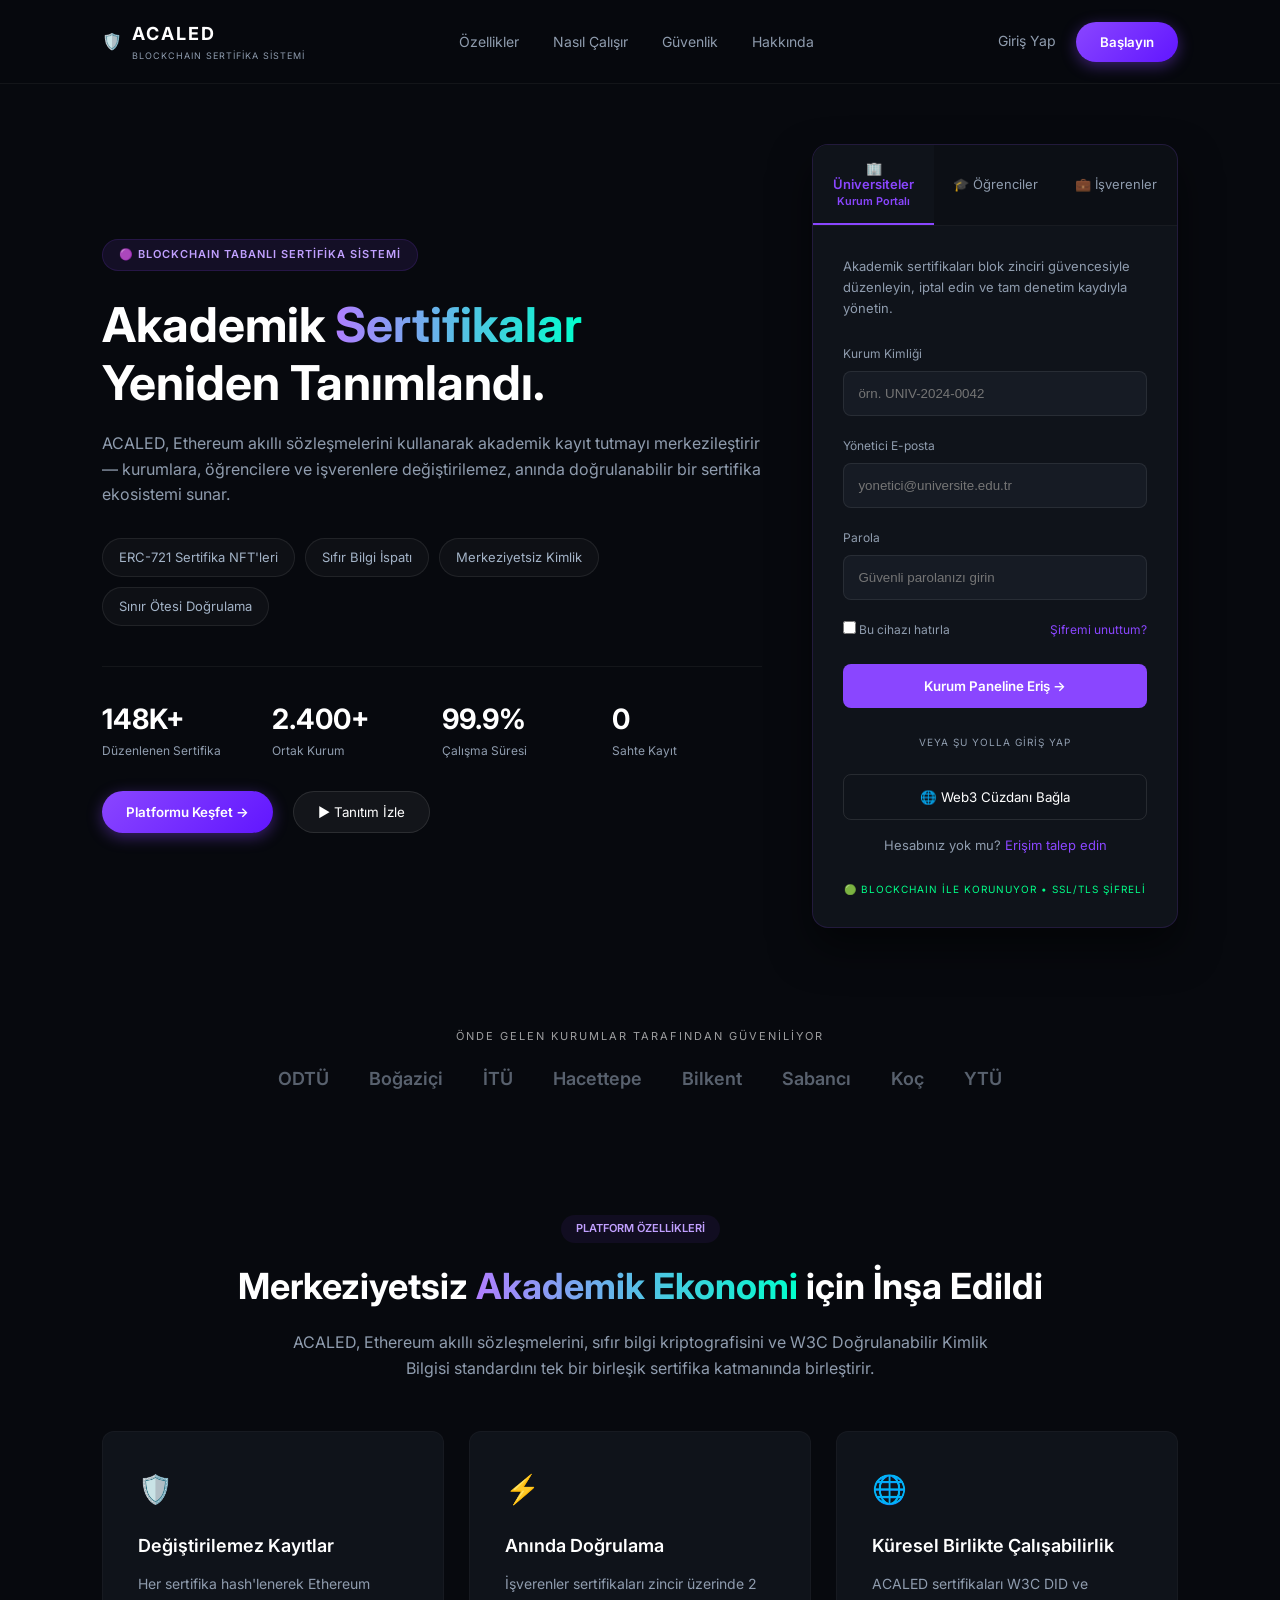
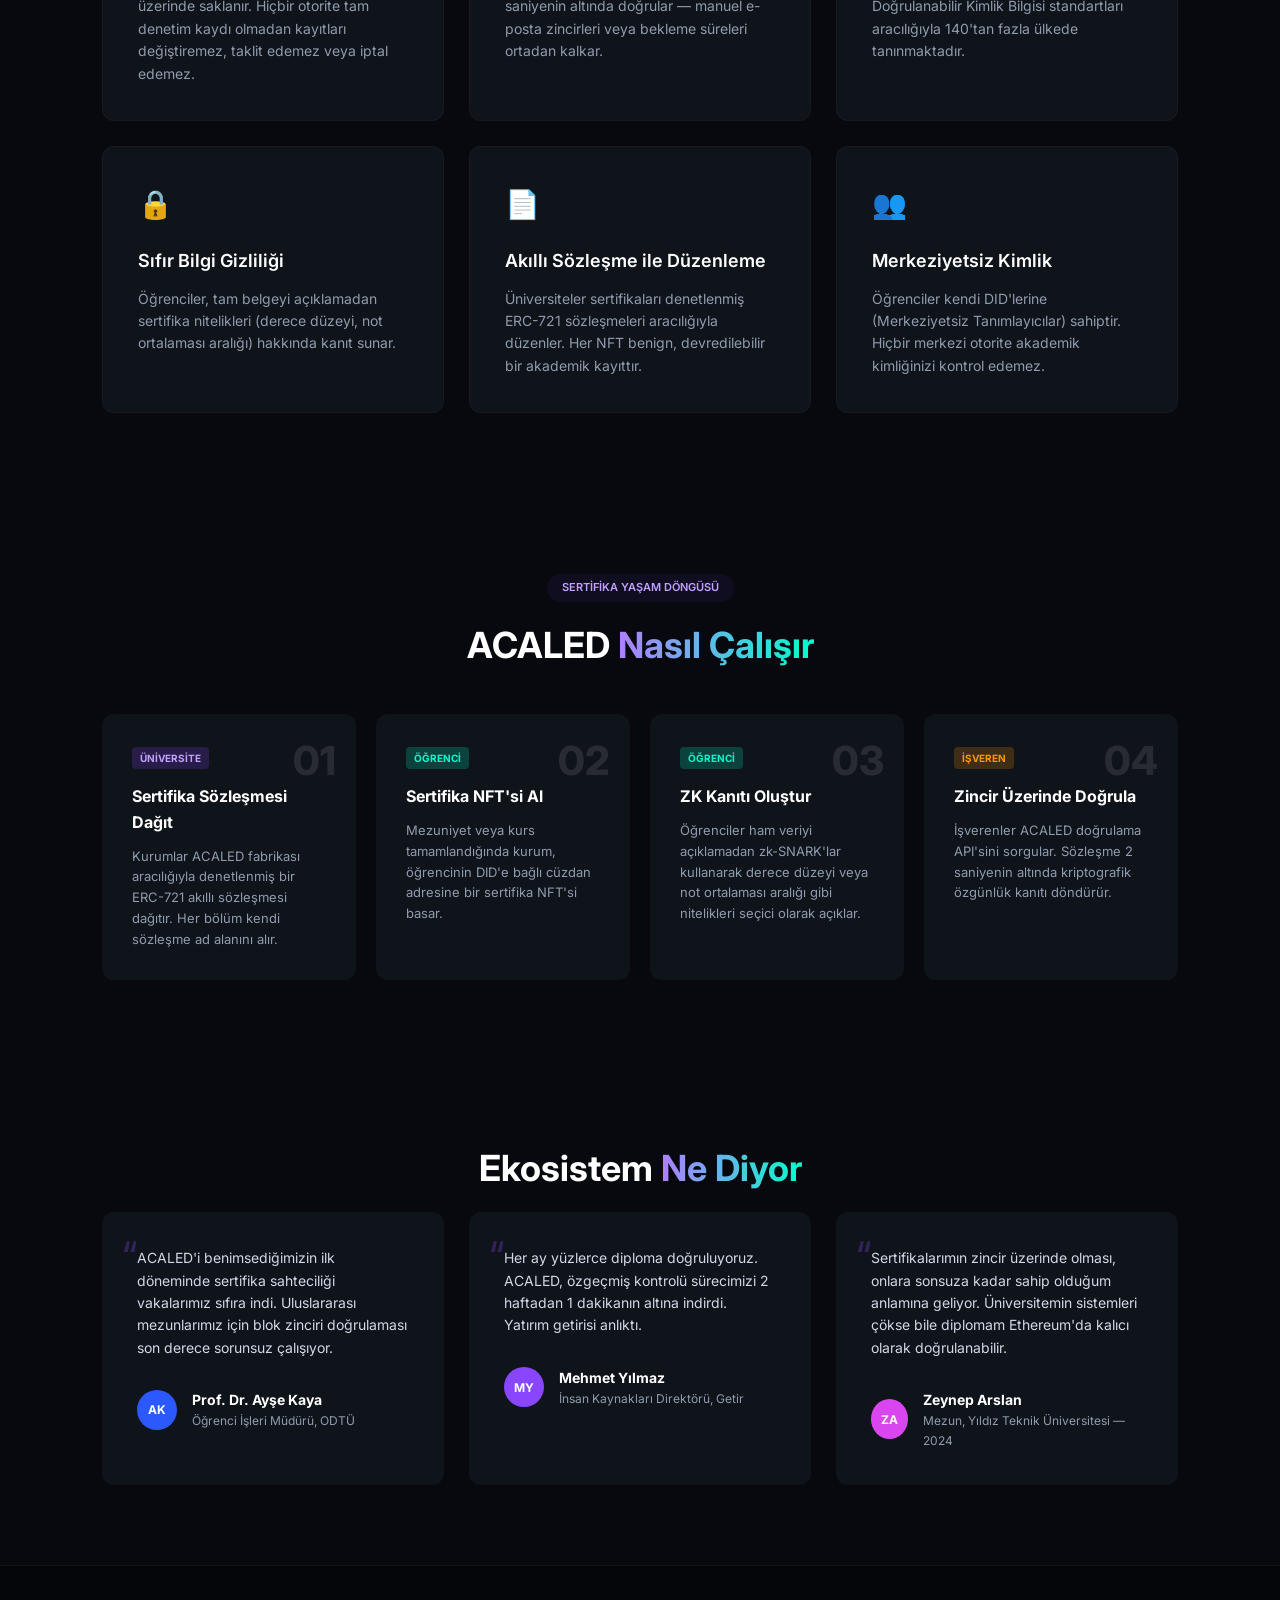
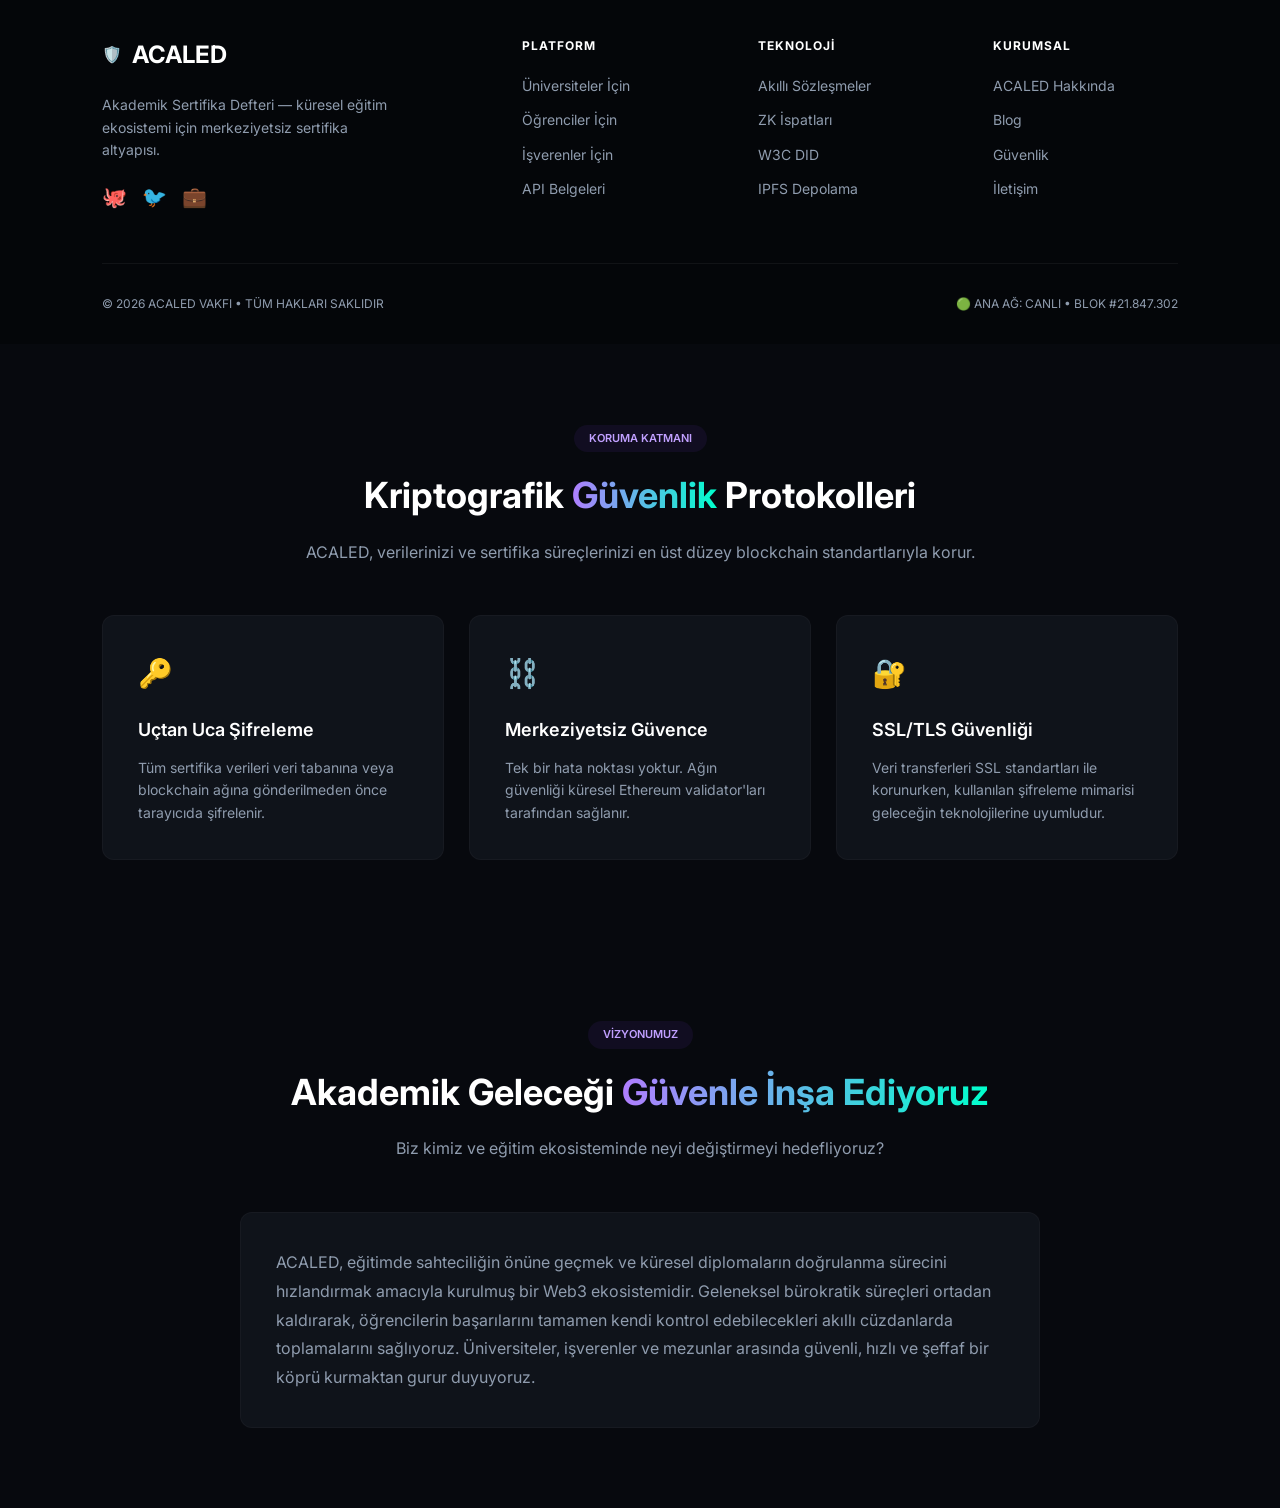
<file: ACALED/index.html>
<!DOCTYPE html>
<html lang="tr">
<head>
    <meta charset="UTF-8">
    <meta name="viewport" content="width=device-width, initial-scale=1.0">
    <title>ACALED - Blockchain Sertifika Sistemi</title>
    <link rel="stylesheet" href="style.css">
    <link href="https://fonts.googleapis.com/css2?family=Inter:wght@300;400;500;600;700&display=swap" rel="stylesheet">
</head>
<body>

    <header class="navbar">
        <div class="logo">
            <span class="logo-icon">🛡️</span>
            <div>
                <h1>ACALED</h1>
                <p>BLOCKCHAIN SERTİFİKA SİSTEMİ</p>
            </div>
        </div>
        <nav class="nav-links">
            <a href="#ozellikler">Özellikler</a>
            <a href="#nasil-calisir">Nasıl Çalışır</a>
            <a href="#guvenlik">Güvenlik</a>
            <a href="#hakkinda">Hakkında</a>
        </nav>
        <div class="nav-auth">
            <a href="#giris-alani" class="btn-login">Giriş Yap</a>
            <button class="btn-primary" onclick="window.location.href='register.html'">Başlayın</button>
        </div>
    </header>

    <section class="hero">
        <div class="hero-left">
            <div class="badge">🟣 BLOCKCHAIN TABANLI SERTİFİKA SİSTEMİ</div>
            <h2 class="hero-title">Akademik <span class="gradient-text">Sertifikalar</span> Yeniden Tanımlandı.</h2>
            <p class="hero-desc">
                ACALED, Ethereum akıllı sözleşmelerini kullanarak akademik kayıt tutmayı merkezileştirir — kurumlara, öğrencilere ve işverenlere değiştirilemez, anında doğrulanabilir bir sertifika ekosistemi sunar.
            </p>
            <div class="tag-container">
                <span class="tag">ERC-721 Sertifika NFT'leri</span>
                <span class="tag">Sıfır Bilgi İspatı</span>
                <span class="tag">Merkeziyetsiz Kimlik</span>
                <span class="tag">Sınır Ötesi Doğrulama</span>
            </div>
            
            <div class="stats-container">
                <div class="stat-item"><h3>148K+</h3><p>Düzenlenen Sertifika</p></div>
                <div class="stat-item"><h3>2.400+</h3><p>Ortak Kurum</p></div>
                <div class="stat-item"><h3>99.9%</h3><p>Çalışma Süresi</p></div>
                <div class="stat-item"><h3>0</h3><p>Sahte Kayıt</p></div>
            </div>

            <div class="hero-buttons">
                <button class="btn-primary" onclick="document.getElementById('giris-alani').scrollIntoView({ behavior: 'smooth' })">Platformu Keşfet →</button>
                <button class="btn-secondary">▶ Tanıtım İzle</button>
            </div>
        </div>

        <div class="hero-right">
            <div class="portal-card" id="giris-alani">
                <div class="portal-tabs">
                    <button class="tab-btn active" data-tab="universite">🏢 Üniversiteler <br><small>Kurum Portalı</small></button>
                    <button class="tab-btn" data-tab="ogrenci">🎓 Öğrenciler</button>
                    <button class="tab-btn" data-tab="isveren">💼 İşverenler</button>
                </div>
                
                <div class="portal-content">
                    <p class="portal-info">Akademik sertifikaları blok zinciri güvencesiyle düzenleyin, iptal edin ve tam denetim kaydıyla yönetin.</p>
                    
                    <form class="login-form" id="main-login-form">
                        <div id="dynamic-login-fields"></div>

                        <div class="form-footer">
                            <label><input type="checkbox"> Bu cihazı hatırla</label>
                            <a href="#" class="forgot-pwd">Şifremi unuttum?</a>
                        </div>
                        
                        <button type="submit" class="btn-submit" id="form-submit-btn">Kurum Paneline Eriş →</button>
                    </form>

                    <div class="divider"><span>VEYA ŞU YOLLA GİRİŞ YAP</span></div>
                    <button class="btn-web3" id="connectWalletBtn">🌐 Web3 Cüzdanı Bağla</button>
                    <p class="signup-text">Hesabınız yok mu? <a href="register.html">Erişim talep edin</a></p>
                    <div class="form-badge">🟢 BLOCKCHAIN İLE KORUNUYOR • SSL/TLS ŞİFRELİ</div>
                </div>
            </div>
        </div>
    </section>

    <div class="partners">
        <p>ÖNDE GELEN KURUMLAR TARAFINDAN GÜVENİLİYOR</p>
        <div class="partner-logos">
            <span>ODTÜ</span><span>Boğaziçi</span><span>İTÜ</span><span>Hacettepe</span><span>Bilkent</span><span>Sabancı</span><span>Koç</span><span>YTÜ</span>
        </div>
    </div>

    <section class="section" id="ozellikler">
        <div class="section-tag">PLATFORM ÖZELLİKLERİ</div>
        <h2 class="section-title">Merkeziyetsiz <span class="gradient-text">Akademik Ekonomi</span> için İnşa Edildi</h2>
        <p class="section-subtitle">ACALED, Ethereum akıllı sözleşmelerini, sıfır bilgi kriptografisini ve W3C Doğrulanabilir Kimlik Bilgisi standardını tek bir birleşik sertifika katmanında birleştirir.</p>

        <div class="grid-3x2">
            <div class="card">
                <div class="card-icon">🛡️</div>
                <h3>Değiştirilemez Kayıtlar</h3>
                <p>Her sertifika hash'lenerek Ethereum üzerinde saklanır. Hiçbir otorite tam denetim kaydı olmadan kayıtları değiştiremez, taklit edemez veya iptal edemez.</p>
            </div>
            <div class="card">
                <div class="card-icon">⚡</div>
                <h3>Anında Doğrulama</h3>
                <p>İşverenler sertifikaları zincir üzerinde 2 saniyenin altında doğrular — manuel e-posta zincirleri veya bekleme süreleri ortadan kalkar.</p>
            </div>
            <div class="card">
                <div class="card-icon">🌐</div>
                <h3>Küresel Birlikte Çalışabilirlik</h3>
                <p>ACALED sertifikaları W3C DID ve Doğrulanabilir Kimlik Bilgisi standartları aracılığıyla 140'tan fazla ülkede tanınmaktadır.</p>
            </div>
            <div class="card">
                <div class="card-icon">🔒</div>
                <h3>Sıfır Bilgi Gizliliği</h3>
                <p>Öğrenciler, tam belgeyi açıklamadan sertifika nitelikleri (derece düzeyi, not ortalaması aralığı) hakkında kanıt sunar.</p>
            </div>
            <div class="card">
                <div class="card-icon">📄</div>
                <h3>Akıllı Sözleşme ile Düzenleme</h3>
                <p>Üniversiteler sertifikaları denetlenmiş ERC-721 sözleşmeleri aracılığıyla düzenler. Her NFT benign, devredilebilir bir akademik kayıttır.</p>
            </div>
            <div class="card">
                <div class="card-icon">👥</div>
                <h3>Merkeziyetsiz Kimlik</h3>
                <p>Öğrenciler kendi DID'lerine (Merkeziyetsiz Tanımlayıcılar) sahiptir. Hiçbir merkezi otorite akademik kimliğinizi kontrol edemez.</p>
            </div>
        </div>
    </section>

    <section class="section" id="nasil-calisir">
        <div class="section-tag">SERTİFİKA YAŞAM DÖNGÜSÜ</div>
        <h2 class="section-title">ACALED <span class="gradient-text">Nasıl Çalışır</span></h2>
        
        <div class="steps-container">
            <div class="step-card">
                <div class="step-number">01</div>
                <div class="step-badge-univ">ÜNİVERSİTE</div>
                <h3>Sertifika Sözleşmesi Dağıt</h3>
                <p>Kurumlar ACALED fabrikası aracılığıyla denetlenmiş bir ERC-721 akıllı sözleşmesi dağıtır. Her bölüm kendi sözleşme ad alanını alır.</p>
            </div>
            <div class="step-card">
                <div class="step-number">02</div>
                <div class="step-badge-student">ÖĞRENCİ</div>
                <h3>Sertifika NFT'si Al</h3>
                <p>Mezuniyet veya kurs tamamlandığında kurum, öğrencinin DID'e bağlı cüzdan adresine bir sertifika NFT'si basar.</p>
            </div>
            <div class="step-card">
                <div class="step-number">03</div>
                <div class="step-badge-student">ÖĞRENCİ</div>
                <h3>ZK Kanıtı Oluştur</h3>
                <p>Öğrenciler ham veriyi açıklamadan zk-SNARK'lar kullanarak derece düzeyi veya not ortalaması aralığı gibi nitelikleri seçici olarak açıklar.</p>
            </div>
            <div class="step-card">
                <div class="step-number">04</div>
                <div class="step-badge-employer">İŞVEREN</div>
                <h3>Zincir Üzerinde Doğrula</h3>
                <p>İşverenler ACALED doğrulama API'sini sorgular. Sözleşme 2 saniyenin altında kriptografik özgünlük kanıtı döndürür.</p>
            </div>
        </div>
    </section>

    <section class="section">
        <h2 class="section-title">Ekosistem <span class="gradient-text">Ne Diyor</span></h2>
        <div class="testimonials-container">
            <div class="testi-card">
                <span class="quote-mark">“</span>
                <p>ACALED'i benimsediğimizin ilk döneminde sertifika sahteciliği vakalarımız sıfıra indi. Uluslararası mezunlarımız için blok zinciri doğrulaması son derece sorunsuz çalışıyor.</p>
                <div class="user-info">
                    <div class="avatar blue">AK</div>
                    <div>
                        <h4>Prof. Dr. Ayşe Kaya</h4>
                        <p>Öğrenci İşleri Müdürü, ODTÜ</p>
                    </div>
                </div>
            </div>
            <div class="testi-card">
                <span class="quote-mark">“</span>
                <p>Her ay yüzlerce diploma doğruluyoruz. ACALED, özgeçmiş kontrolü sürecimizi 2 haftadan 1 dakikanın altına indirdi. Yatırım getirisi anlıktı.</p>
                <div class="user-info">
                    <div class="avatar purple">MY</div>
                    <div>
                        <h4>Mehmet Yılmaz</h4>
                        <p>İnsan Kaynakları Direktörü, Getir</p>
                    </div>
                </div>
            </div>
            <div class="testi-card">
                <span class="quote-mark">“</span>
                <p>Sertifikalarımın zincir üzerinde olması, onlara sonsuza kadar sahip olduğum anlamına geliyor. Üniversitemin sistemleri çökse bile diplomam Ethereum'da kalıcı olarak doğrulanabilir.</p>
                <div class="user-info">
                    <div class="avatar violet">ZA</div>
                    <div>
                        <h4>Zeynep Arslan</h4>
                        <p>Mezun, Yıldız Teknik Üniversitesi — 2024</p>
                    </div>
                </div>
            </div>
        </div>
    </section>

    <footer class="footer">
        <div class="footer-top">
            <div class="footer-brand">
                <div class="logo">
                    <span class="logo-icon">🛡️</span>
                    <h2>ACALED</h2>
                </div>
                <p>Akademik Sertifika Defteri — küresel eğitim ekosistemi için merkeziyetsiz sertifika altyapısı.</p>
                <div class="social-icons">
                    <span>🐙</span><span>🐦</span><span>💼</span>
                </div>
            </div>
            <div class="footer-links">
                <h4>PLATFORM</h4>
                <a href="#">Üniversiteler İçin</a>
                <a href="#">Öğrenciler İçin</a>
                <a href="#">İşverenler İçin</a>
                <a href="#">API Belgeleri</a>
            </div>
            <div class="footer-links">
                <h4>TEKNOLOJİ</h4>
                <a href="#">Akıllı Sözleşmeler</a>
                <a href="#">ZK İspatları</a>
                <a href="#">W3C DID</a>
                <a href="#">IPFS Depolama</a>
            </div>
            <div class="footer-links">
                <h4>KURUMSAL</h4>
                <a href="#">ACALED Hakkında</a>
                <a href="#">Blog</a>
                <a href="#">Güvenlik</a>
                <a href="#">İletişim</a>
            </div>
        </div>
        <div class="footer-bottom">
            <p>© 2026 ACALED VAKFI • TÜM HAKLARI SAKLIDIR</p>
            <p><span class="dot">🟢</span> ANA AĞ: CANLI • BLOK #21.847.302</p>
        </div>
    </footer>

    <section class="section" id="guvenlik">
        <div class="section-tag">KORUMA KATMANI</div>
        <h2 class="section-title">Kriptografik <span class="gradient-text">Güvenlik</span> Protokolleri</h2>
        <p class="section-subtitle">ACALED, verilerinizi ve sertifika süreçlerinizi en üst düzey blockchain standartlarıyla korur.</p>
        
        <div class="grid-3x2">
            <div class="card">
                <div class="card-icon">🔑</div>
                <h3>Uçtan Uca Şifreleme</h3>
                <p>Tüm sertifika verileri veri tabanına veya blockchain ağına gönderilmeden önce tarayıcıda şifrelenir.</p>
            </div>
            <div class="card">
                <div class="card-icon">⛓️</div>
                <h3>Merkeziyetsiz Güvence</h3>
                <p>Tek bir hata noktası yoktur. Ağın güvenliği küresel Ethereum validator'ları tarafından sağlanır.</p>
            </div>
            <div class="card">
                <div class="card-icon">🔐</div>
                <h3>SSL/TLS Güvenliği</h3>
                <p>Veri transferleri SSL standartları ile korunurken, kullanılan şifreleme mimarisi geleceğin teknolojilerine uyumludur.</p>
            </div>
        </div>
    </section>

    <section class="section" id="hakkinda">
        <div class="section-tag">VİZYONUMUZ</div>
        <h2 class="section-title">Akademik Geleceği <span class="gradient-text">Güvenle İnşa Ediyoruz</span></h2>
        <p class="section-subtitle">Biz kimiz ve eğitim ekosisteminde neyi değiştirmeyi hedefliyoruz?</p>
        
        <div class="card" style="max-width: 800px; margin: 0 auto; text-align: left;">
            <p style="color: var(--text-muted); font-size: 16px; line-height: 1.8;">
                ACALED, eğitimde sahteciliğin önüne geçmek ve küresel diplomaların doğrulanma sürecini hızlandırmak amacıyla kurulmuş bir Web3 ekosistemidir. Geleneksel bürokratik süreçleri ortadan kaldırarak, öğrencilerin başarılarını tamamen kendi kontrol edebilecekleri akıllı cüzdanlarda toplamalarını sağlıyoruz. Üniversiteler, işverenler ve mezunlar arasında güvenli, hızlı ve şeffaf bir köprü kurmaktan gurur duyuyoruz.
            </p>
        </div>
    </section>

    <script src="main.js"></script>
</body>
</html>
</file>
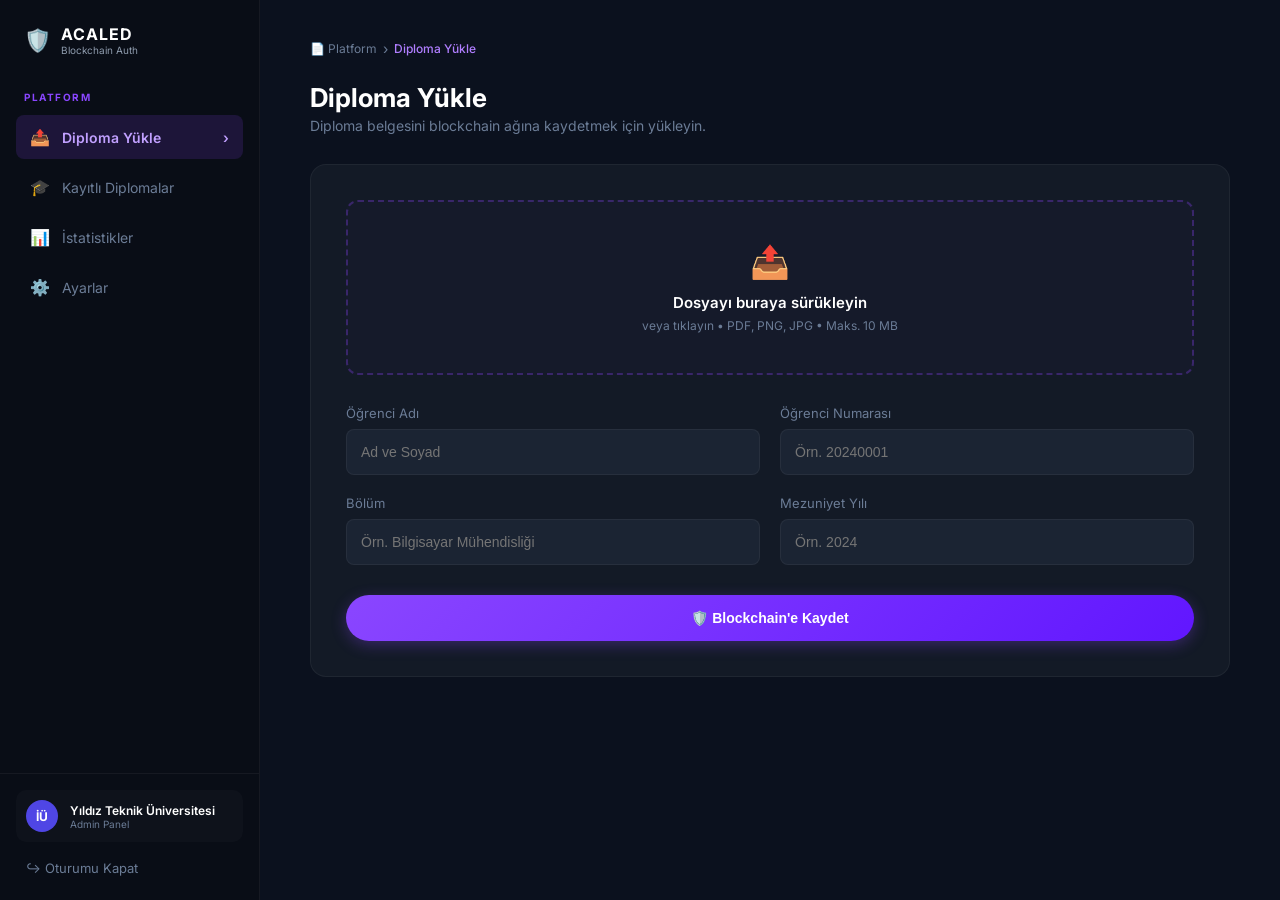
<file: ACALED/admin.html>
<!DOCTYPE html>
<html lang="tr">
<head>
    <meta charset="UTF-8">
    <meta name="viewport" content="width=device-width, initial-scale=1.0">
    <title>ACALED - Admin Panel</title>
    <link rel="stylesheet" href="admin.css">
    <link href="https://fonts.googleapis.com/css2?family=Inter:wght@300;400;500;600;700&display=swap" rel="stylesheet">
</head>
<body>

    <div class="admin-layout">
        
        <aside class="sidebar">
            <div class="sidebar-top">
                <div class="logo">
                    <span class="logo-icon">🛡️</span>
                    <div>
                        <h2>ACALED</h2>
                        <p>Blockchain Auth</p>
                    </div>
                </div>
                
                <div class="menu-label">PLATFORM</div>
                <nav class="sidebar-nav">
                    <a href="#" class="nav-item active" data-target="diploma-yukle">
                        <span class="icon">📤</span> Diploma Yükle <span class="arrow">›</span>
                    </a>
                    <a href="#" class="nav-item" data-target="kayitli-diplomalar">
                        <span class="icon">🎓</span> Kayıtlı Diplomalar
                    </a>
                    <a href="#" class="nav-item" data-target="istatistikler">
                        <span class="icon">📊</span> İstatistikler
                    </a>
                    <a href="#" class="nav-item" data-target="ayarlar">
                        <span class="icon">⚙️</span> Ayarlar
                    </a>
                </nav>
            </div>

            <div class="sidebar-footer">
    <div class="institution-card" style="margin-bottom: 10px;">
        <div class="inst-avatar">iü</div>
        <div class="inst-meta">
            <h4>Yıldız Teknik Üniversitesi</h4>
            <p>Admin Panel</p>
        </div>
    </div>
    
    <a href="index.html" style="color: #6b7c96; text-decoration: none; font-size: 13px; display: block; padding: 8px 10px; border-radius: 6px; transition: background 0.2s;" onmouseover="this.style.background='rgba(255,255,255,0.02)'" onmouseout="this.style.background='transparent'">
        ↪ Oturumu Kapat
    </a>
</div>
        </aside>

        <main class="main-content">
            
            <div class="breadcrumb">
                📄 Platform <span class="b-arrow">›</span> <span id="current-breadcrumb" class="active-crumb">Diploma Yükle</span>
            </div>

            <section id="diploma-yukle" class="content-view active">
                <header class="view-header">
                    <h1>Diploma Yükle</h1>
                    <p>Diploma belgesini blockchain ağına kaydetmek için yükleyin.</p>
                </header>

                <div class="admin-card text-center">
                    <div class="dropzone" id="dropzone">
                        <input type="file" id="file-input" hidden accept=".pdf,.png,.jpg,.jpeg">
                        <div class="dropzone-icon">📤</div>
                        <h3 id="dropzone-text">Dosyayı buraya sürükleyin</h3>
                        <p>veya tıklayın • PDF, PNG, JPG • Maks. 10 MB</p>
                    </div>

                    <form class="admin-form" id="upload-form">
                        <div class="form-row">
                            <div class="form-group">
                                <label>Öğrenci Adı</label>
                                <input type="text" placeholder="Ad ve Soyad" required>
                            </div>
                            <div class="form-group">
                                <label>Öğrenci Numarası</label>
                                <input type="text" placeholder="Örn. 20240001" required>
                            </div>
                        </div>
                        <div class="form-row">
                            <div class="form-group">
                                <label>Bölüm</label>
                                <input type="text" placeholder="Örn. Bilgisayar Mühendisliği" required>
                            </div>
                            <div class="form-group">
                                <label>Mezuniyet Yılı</label>
                                <input type="text" placeholder="Örn. 2024" required>
                            </div>
                        </div>
                        <button type="submit" class="btn-blockchain">🛡️ Blockchain'e Kaydet</button>
                    </form>
                </div>
            </section>

            <section id="kayitli-diplomalar" class="content-view">
                <header class="view-header">
                    <h1>Kayıtlı Diplomalar</h1>
                    <p>Blockchain ağında doğrulanmış diploma kayıtları.</p>
                </header>

                <div class="admin-card no-padding">
                    <div class="table-header">
                        <h3>Tüm Kayıtlar</h3>
                        <span class="count-badge">5 kayıt</span>
                    </div>
                    <div class="table-responsive">
                        <table class="admin-table">
                            <thead>
                                <tr>
                                    <th>ID</th>
                                    <th>ÖĞRENCİ</th>
                                    <th>BÖLÜM</th>
                                    <th>YIL</th>
                                    <th>DURUM</th>
                                    <th>TARİH</th>
                                </tr>
                            </thead>
                            <tbody>
                                <tr>
                                    <td class="text-purple font-mono">DIP-2024-001</td>
                                    <td><strong>Ayşe Kaya</strong></td>
                                    <td>Bilgisayar Müh.</td>
                                    <td>2024</td>
                                    <td><span class="badge badge-success">✓ Doğrulandı</span></td>
                                    <td class="text-muted">15 Mar 2024</td>
                                </tr>
                                <tr>
                                    <td class="text-purple font-mono">DIP-2024-002</td>
                                    <td><strong>Mehmet Demir</strong></td>
                                    <td>Elektrik Müh.</td>
                                    <td>2024</td>
                                    <td><span class="badge badge-warning">🕒 Beklemede</span></td>
                                    <td class="text-muted">16 Mar 2024</td>
                                </tr>
                                <tr>
                                    <td class="text-purple font-mono">DIP-2023-099</td>
                                    <td><strong>Zeynep Arslan</strong></td>
                                    <td>Makine Müh.</td>
                                    <td>2023</td>
                                    <td><span class="badge badge-success">✓ Doğrulandı</span></td>
                                    <td class="text-muted">10 Jan 2024</td>
                                </tr>
                                <tr>
                                    <td class="text-purple font-mono">DIP-2023-087</td>
                                    <td><strong>Ali Yıldız</strong></td>
                                    <td>İnşaat Müh.</td>
                                    <td>2023</td>
                                    <td><span class="badge badge-success">✓ Doğrulandı</span></td>
                                    <td class="text-muted">08 Jan 2024</td>
                                </tr>
                                <tr>
                                    <td class="text-purple font-mono">DIP-2022-054</td>
                                    <td><strong>Fatma Şahin</strong></td>
                                    <td>Mimarlık</td>
                                    <td>2022</td>
                                    <td><span class="badge badge-success">✓ Doğrulandı</span></td>
                                    <td class="text-muted">20 Dec 2023</td>
                                </tr>
                            </tbody>
                        </table>
                    </div>
                </div>
            </section>

            <section id="istatistikler" class="content-view">
                <header class="view-header">
                    <h1>İstatistikler</h1>
                    <p>Platform genelinde özet veriler.</p>
                </header>

                <div class="stats-grid">
                    <div class="stat-card">
                        <div class="stat-card-header">
                            <span class="stat-icon bg-purple-tint">🎓</span>
                            <span class="stat-trend text-green">+12%</span>
                        </div>
                        <h3>1.284</h3>
                        <p>Toplam Diploma</p>
                    </div>
                    <div class="stat-card">
                        <div class="stat-card-header">
                            <span class="stat-icon bg-green-tint">✓</span>
                            <span class="stat-trend text-green">+9%</span>
                        </div>
                        <h3>1.241</h3>
                        <p>Doğrulandı</p>
                    </div>
                    <div class="stat-card">
                        <div class="stat-card-header">
                            <span class="stat-icon bg-blue-tint">👥</span>
                            <span class="stat-trend text-green">+14%</span>
                        </div>
                        <h3>1.192</h3>
                        <p>Öğrenci</p>
                    </div>
                    <div class="stat-card">
                        <div class="stat-card-header">
                            <span class="stat-icon bg-purple-tint">📈</span>
                            <span class="stat-trend text-green">+23%</span>
                        </div>
                        <h3>87</h3>
                        <p>Bu Ay</p>
                    </div>
                </div>

                <div class="admin-card margin-top">
                    <div class="chart-header">
                        <h3>Bölüm Dağılımı</h3>
                    </div>
                    <div class="bar-chart-container">
                        <div class="chart-row">
                            <span class="chart-label">Bilgisayar Müh.</span>
                            <div class="progress-bar-wrap">
                                <div class="progress-bar" style="width: 85%;"></div>
                            </div>
                            <span class="chart-value">312</span>
                        </div>
                        <div class="chart-row">
                            <span class="chart-label">Elektrik Müh.</span>
                            <div class="progress-bar-wrap">
                                <div class="progress-bar" style="width: 70%;"></div>
                            </div>
                            <span class="chart-value">247</span>
                        </div>
                        <div class="chart-row">
                            <span class="chart-label">Makine Müh.</span>
                            <div class="progress-bar-wrap">
                                <div class="progress-bar" style="width: 55%;"></div>
                            </div>
                            <span class="chart-value">198</span>
                        </div>
                        <div class="chart-row">
                            <span class="chart-label">İnşaat Müh.</span>
                            <div class="progress-bar-wrap">
                                <div class="progress-bar" style="width: 48%;"></div>
                            </div>
                            <span class="chart-value">176</span>
                        </div>
                        <div class="chart-row">
                            <span class="chart-label">Mimarlık</span>
                            <div class="progress-bar-wrap">
                                <div class="progress-bar" style="width: 38%;"></div>
                            </div>
                            <span class="chart-value">143</span>
                        </div>
                    </div>
                </div>
            </section>

            <section id="ayarlar" class="content-view">
                <header class="view-header">
                    <h1>Ayarlar</h1>
                    <p>Platform ve blockchain yapılandırması.</p>
                </header>

                <div class="admin-card max-width-md">
                    <form class="settings-form" id="settings-form">
                        <div class="settings-group">
                            <label>Üniversite Adı</label>
                            <input type="text" value="Yıldız Teknik Üniversitesi">
                        </div>
                        <div class="settings-group">
                            <label>Blockchain Ağı</label>
                            <input type="text" value="Ethereum Mainnet">
                        </div>
                        <div class="settings-group">
                            <label>API Anahtarı</label>
                            <input type="password" value="•••••••••••••••••••••">
                        </div>
                        <button type="submit" class="btn-save">Kaydet</button>
                    </form>
                </div>
            </section>

        </main>
    </div>

    <script src="admin.js"></script>
</body>
</html>
</file>
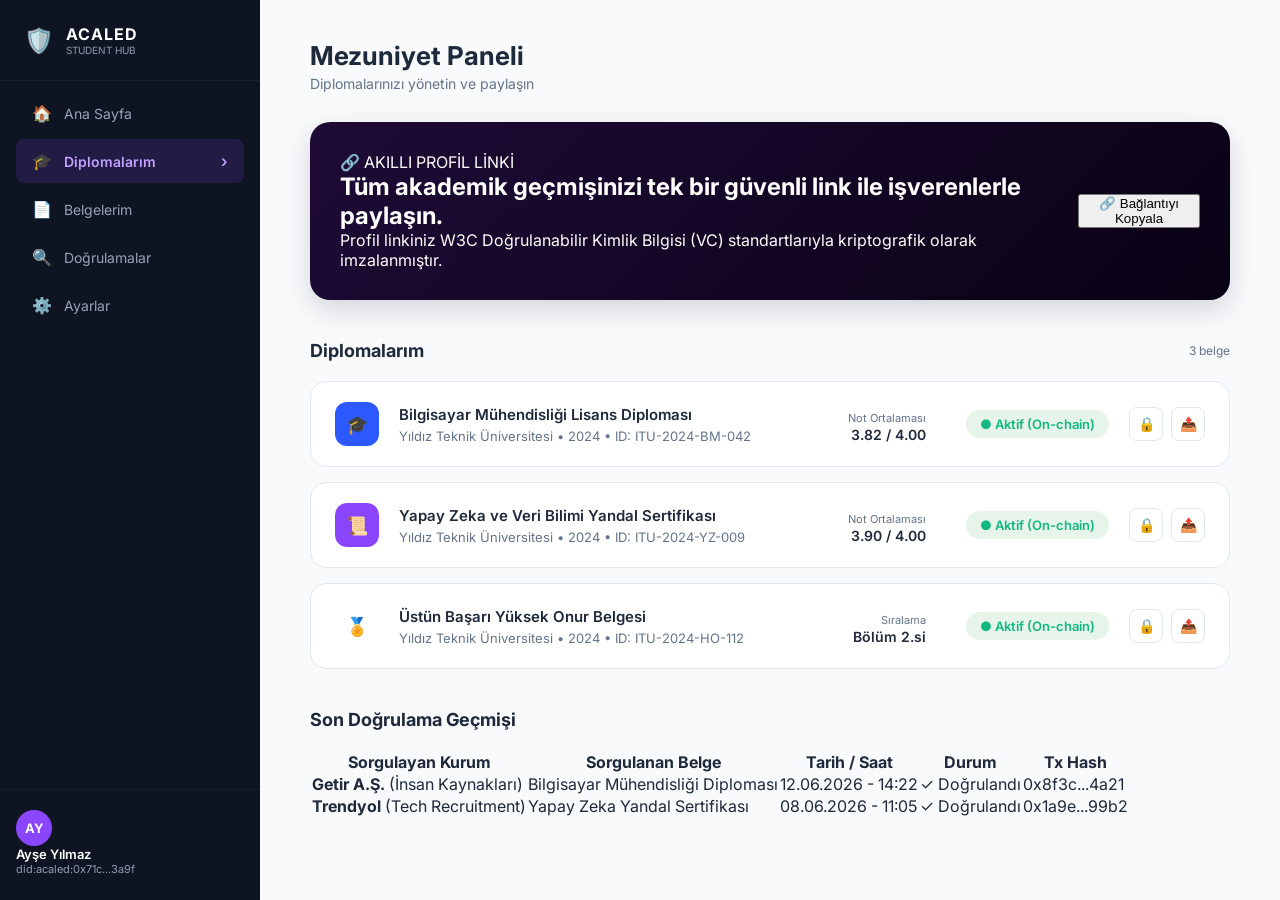
<file: ACALED/dashboard.html>
<!DOCTYPE html>
<html lang="tr">
<head>
    <meta charset="UTF-8">
    <meta name="viewport" content="width=device-width, initial-scale=1.0">
    <title>ACALED - Mezuniyet Paneli</title>
    <link rel="stylesheet" href="dashboard.css">
    <link href="https://fonts.googleapis.com/css2?family=Inter:wght@300;400;500;600;700&display=swap" rel="stylesheet">
</head>
<body>

    <div class="dashboard-container">
        <!-- SIDEBAR (SOL MENÜ) -->
        <aside class="sidebar">
            <div class="sidebar-brand">
                <span class="brand-icon">🛡️</span>
                <div>
                    <h2>ACALED</h2>
                    <p>STUDENT HUB</p>
                </div>
            </div>

            <nav class="sidebar-nav">
                <a href="index.html" class="nav-item">
                    <span class="icon">🏠</span> Ana Sayfa
                </a>
                <a href="#" class="nav-item active" data-target="diplomalarim-view">
                    <span class="icon">🎓</span> Diplomalarım <span class="arrow">›</span>
                </a>
                <a href="#" class="nav-item" data-target="belgelerim-view">
                    <span class="icon">📄</span> Belgelerim
                </a>
                <a href="#" class="nav-item" data-target="dogrulamalar-view">
                    <span class="icon">🔍</span> Doğrulamalar
                </a>
                <a href="#" class="nav-item" data-target="ayarlar-view">
                    <span class="icon">⚙️</span> Ayarlar
                </a>
            </nav>

            <div class="sidebar-footer">
                <div class="user-card">
                    <div class="user-avatar">AY</div>
                    <div class="user-meta">
                        <h4>Ayşe Yılmaz</h4>
                        <p class="did-text">did:acaled:0x71c...3a9f</p>
                    </div>
                </div>
            </div>
        </aside>

        <!-- MAIN CONTENT (SAĞ TARAF) -->
        <main class="main-content">
            
            <!-- Üst Başlık Alanı -->
            <header class="content-header">
                <h1>Mezuniyet Paneli</h1>
                <p>Diplomalarınızı yönetin ve paylaşın</p>
            </header>

            <!-- Özet / Paylaşım Bannerı -->
            <section class="summary-banner">
                <div class="banner-left">
                    <span class="banner-badge">🔗 AKILLI PROFİL LİNKİ</span>
                    <h2>Tüm akademik geçmişinizi tek bir güvenli link ile işverenlerle paylaşın.</h2>
                    <p>Profil linkiniz W3C Doğrulanabilir Kimlik Bilgisi (VC) standartlarıyla kriptografik olarak imzalanmıştır.</p>
                </div>
                <div class="banner-right">
                    <button class="btn-copy" id="copyLinkBtn">🔗 Bağlantıyı Kopyala</button>
                </div>
            </section>

            <!-- ==========================================
                 GÖRÜNÜM 1: DİPLOMALARIM (VARSAYILAN AKTİF)
                 ========================================== -->
            <div id="diplomalarim-view" class="dashboard-view active-view">
                <section class="list-section">
                    <div class="section-header">
                        <h3>Diplomalarım</h3>
                        <span class="count-badge">3 belge</span>
                    </div>

                    <div class="document-list">
                        <div class="doc-card">
                            <div class="doc-icon bg-blue">🎓</div>
                            <div class="doc-details">
                                <h4>Bilgisayar Mühendisliği Lisans Diploması</h4>
                                <p>Yıldız Teknik Üniversitesi  •  2024  •  ID: ITU-2024-BM-042</p>
                            </div>
                            <div class="doc-score">
                                <small>Not Ortalaması</small>
                                <p>3.82 / 4.00</p>
                            </div>
                            <span class="badge-success">● Aktif (On-chain)</span>
                            <div class="doc-actions">
                                <button class="btn-icon">🔒</button>
                                <button class="btn-icon">📤</button>
                            </div>
                        </div>

                        <div class="doc-card">
                            <div class="doc-icon bg-purple">📜</div>
                            <div class="doc-details">
                                <h4>Yapay Zeka ve Veri Bilimi Yandal Sertifikası</h4>
                                <p>Yıldız Teknik Üniversitesi  •  2024  •  ID: ITU-2024-YZ-009</p>
                            </div>
                            <div class="doc-score">
                                <small>Not Ortalaması</small>
                                <p>3.90 / 4.00</p>
                            </div>
                            <span class="badge-success">● Aktif (On-chain)</span>
                            <div class="doc-actions">
                                <button class="btn-icon">🔒</button>
                                <button class="btn-icon">📤</button>
                            </div>
                        </div>

                        <div class="doc-card">
                            <div class="doc-icon bg-violet">🏅</div>
                            <div class="doc-details">
                                <h4>Üstün Başarı Yüksek Onur Belgesi</h4>
                                <p>Yıldız Teknik Üniversitesi  •  2024  •  ID: ITU-2024-HO-112</p>
                            </div>
                            <div class="doc-score">
                                <small>Sıralama</small>
                                <p>Bölüm 2.si</p>
                            </div>
                            <span class="badge-success">● Aktif (On-chain)</span>
                            <div class="doc-actions">
                                <button class="btn-icon">🔒</button>
                                <button class="btn-icon">📤</button>
                            </div>
                        </div>
                    </div>
                </section>
            </div>

            <!-- ==========================================
                 GÖRÜNÜM 2: BELGELERİM
                 ========================================== -->
            <div id="belgelerim-view" class="dashboard-view">
                <section class="list-section">
                    <div class="section-header">
                        <h3>Kişisel Belgelerim & Sertifikalarım</h3>
                        <span class="count-badge">2 dosya</span>
                    </div>
                    
                    <div class="document-list">
                        <div class="doc-card">
                            <div class="doc-icon" style="background: rgba(13, 148, 136, 0.1); color: #0d9488;">📄</div>
                            <div class="doc-details">
                                <h4>Web3 ve Akıllı Sözleşme Geliştirici Sertifikası</h4>
                                <p>BTK Akademi  •  2025  •  IPFS Güvenli Depolama</p>
                            </div>
                            <div class="doc-score">
                                <small>Boyut</small>
                                <p>1.2 MB</p>
                            </div>
                            <span class="badge-success" style="background: rgba(14, 165, 233, 0.1); color: #0ea5e9; border: 1px solid rgba(14, 165, 233, 0.2);">🔒 Şifreli</span>
                            <div class="doc-actions">
                                <button class="btn-icon">📥</button>
                            </div>
                        </div>

                        <div class="doc-card">
                            <div class="doc-icon" style="background: rgba(219, 39, 119, 0.1); color: #db2777;">📄</div>
                            <div class="doc-details">
                                <h4>Uluslararası Girişimcilik Zirvesi Katılım Belgesi</h4>
                                <p>AIESEC Proje Kampı  •  2024  •  IPFS Güvenli Depolama</p>
                            </div>
                            <div class="doc-score">
                                <small>Boyut</small>
                                <p>850 KB</p>
                            </div>
                            <span class="badge-success" style="background: rgba(14, 165, 233, 0.1); color: #0ea5e9; border: 1px solid rgba(14, 165, 233, 0.2);">🔒 Şifreli</span>
                            <div class="doc-actions">
                                <button class="btn-icon">📥</button>
                            </div>
                        </div>
                    </div>
                </section>
            </div>

            <!-- ==========================================
                 GÖRÜNÜM 3: DOĞRULAMALAR (YENİ)
                 ========================================== -->
            <div id="dogrulamalar-view" class="dashboard-view">
                <section class="list-section">
                    <div class="section-header">
                        <h3>Sertifika Erişim İzinleri & Analizler</h3>
                    </div>
                    
                    <div class="document-list" style="display: grid; grid-template-columns: 1fr 1fr; gap: 20px;">
                        <div class="doc-card" style="flex-direction: column; align-items: flex-start; gap: 15px;">
                            <h4>Sorgulama İstatistikleri</h4>
                            <p style="font-size: 32px; font-weight: 700; color: #8a46ff;">14 <span style="font-size: 14px; color: var(--text-muted); font-weight: 400;">Bu ay toplam görüntülenme</span></p>
                            <span class="badge-success" style="background: rgba(16, 185, 129, 0.1); color: #10b981;">📈 Geçen aya göre %40 artış</span>
                        </div>
                        <div class="doc-card" style="flex-direction: column; align-items: flex-start; gap: 15px;">
                            <h4>Erişim Yetkileri</h4>
                            <p style="color: var(--text-muted); font-size: 13px;">Şu anda 2 şirket akıllı profil linkiniz üzerinden belgelerinizi kriptografik olarak doğrulamaya yetkilidir.</p>
                            <button class="btn-copy" style="padding: 8px 14px; font-size: 11px; margin: 0; background: #ef4444;">Yetkileri Yönet</button>
                        </div>
                    </div>
                </section>
            </div>

            <!-- ==========================================
                 GÖRÜNÜM 4: AYARLAR (YENİ)
                 ========================================== -->
            <div id="ayarlar-view" class="dashboard-view">
                <section class="list-section">
                    <div class="section-header">
                        <h3>Hesap ve Web3 Gizlilik Ayarları</h3>
                    </div>
                    
                    <div class="doc-card" style="flex-direction: column; align-items: flex-start; gap: 20px; padding: 30px;">
                        <div style="width: 100%; border-bottom: 1px solid rgba(255,255,255,0.05); padding-bottom: 15px;">
                            <h4 style="margin-bottom: 5px;">Merkeziyetsiz Kimlik (DID) Bilgileri</h4>
                            <p style="font-family: monospace; color: #8a46ff; font-size: 14px;">did:acaled:ogrenci:0x71C4B4E11375324153a9fB004218A46215303a9f</p>
                        </div>
                        
                        <div style="width: 100%; border-bottom: 1px solid rgba(255,255,255,0.05); padding-bottom: 15px;">
                            <h4 style="margin-bottom: 5px;">Bağlı Web3 Cüzdanı</h4>
                            <p style="color: var(--text-muted); font-size: 13px;">MetaMask — Hesap 1 (0x71c...3a9f)</p>
                        </div>

                        <div style="width: 100%;">
                            <h4 style="margin-bottom: 10px;">Görünürlük Modu</h4>
                            <label style="display: flex; align-items: center; gap: 10px; font-size: 13px; color: var(--text-muted);">
                                <input type="checkbox" checked style="width: 16px; height: 16px;"> Profilimi doğrulanmış işveren aramalarına açık tut.
                            </label>
                        </div>
                    </div>
                </section>
            </div>

            <!-- SON DOĞRULAMA GEÇMİŞİ (ORTAK ALT TABLO) -->
            <section class="list-section" style="margin-top: 30px;">
                <div class="section-header">
                    <h3>Son Doğrulama Geçmişi</h3>
                </div>
                <table class="history-table">
                    <thead>
                        <tr>
                            <th>Sorgulayan Kurum</th>
                            <th>Sorgulanan Belge</th>
                            <th>Tarih / Saat</th>
                            <th>Durum</th>
                            <th>Tx Hash</th>
                        </tr>
                    </thead>
                    <tbody>
                        <tr>
                            <td><strong>Getir A.Ş.</strong> (İnsan Kaynakları)</td>
                            <td>Bilgisayar Mühendisliği Diploması</td>
                            <td>12.06.2026 - 14:22</td>
                            <td><span class="text-success">✓ Doğrulandı</span></td>
                            <td class="text-muted">0x8f3c...4a21</td>
                        </tr>
                        <tr>
                            <td><strong>Trendyol</strong> (Tech Recruitment)</td>
                            <td>Yapay Zeka Yandal Sertifikası</td>
                            <td>08.06.2026 - 11:05</td>
                            <td><span class="text-success">✓ Doğrulandı</span></td>
                            <td class="text-muted">0x1a9e...99b2</td>
                        </tr>
                    </tbody>
                </table>
            </section>
        </main>
    </div>

    <script src="dashboard.js"></script>
</body>
</html>
</file>
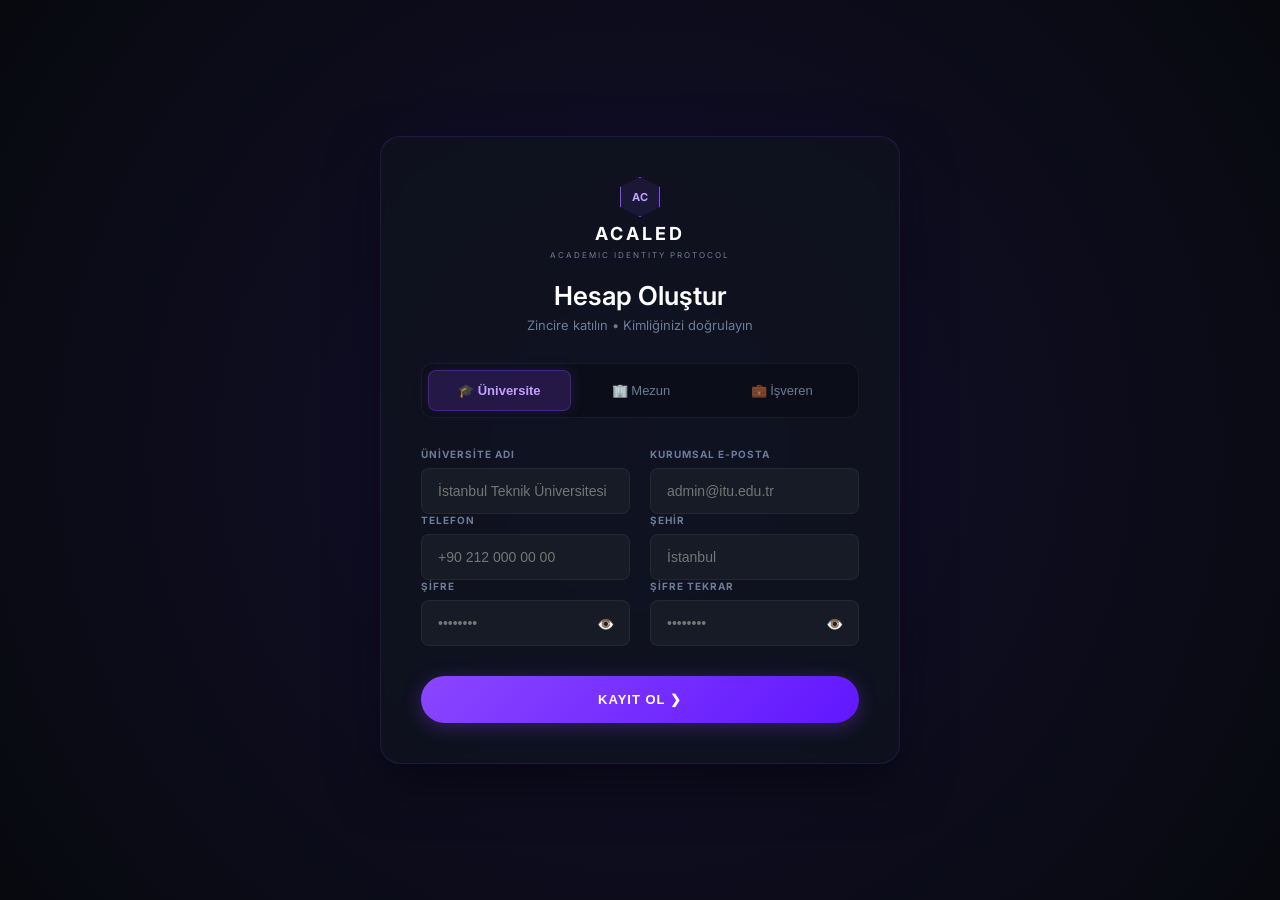
<file: ACALED/register.html>
<!DOCTYPE html>
<html lang="tr">
<head>
    <meta charset="UTF-8">
    <meta name="viewport" content="width=device-width, initial-scale=1.0">
    <title>ACALED - Hesap Oluştur</title>
    <link rel="stylesheet" href="register.css">
    <link href="https://fonts.googleapis.com/css2?family=Inter:wght@300;400;500;600;700&display=swap" rel="stylesheet">
</head>
<body>

    <div class="register-container">
        
        <div class="register-card">
            
            <header class="register-header">
                <div class="logo-box">
                    <div class="hexagon">AC</div>
                    <h2>ACALED</h2>
                    <p class="subtitle">ACADEMIC IDENTITY PROTOCOL</p>
                </div>
                <h1>Hesap Oluştur</h1>
                <p class="tagline">Zincire katılın • Kimliğinizi doğrulayın</p>
            </header>

            <div class="register-tabs">
                <button class="tab-btn active" data-tab="universite">🎓 Üniversite</button>
                <button class="tab-btn" data-tab="mezun">🏢 Mezun</button>
                <button class="tab-btn" data-tab="isveren">💼 İşveren</button>
            </div>

            <form id="register-form" class="register-form">
                
                <div id="dynamic-fields-container"></div>

                <button type="submit" class="btn-register">KAYIT OL ❯</button>
            </form>

        </div>
    </div>

    <script src="register.js"></script>
</body>
</html>
</file>
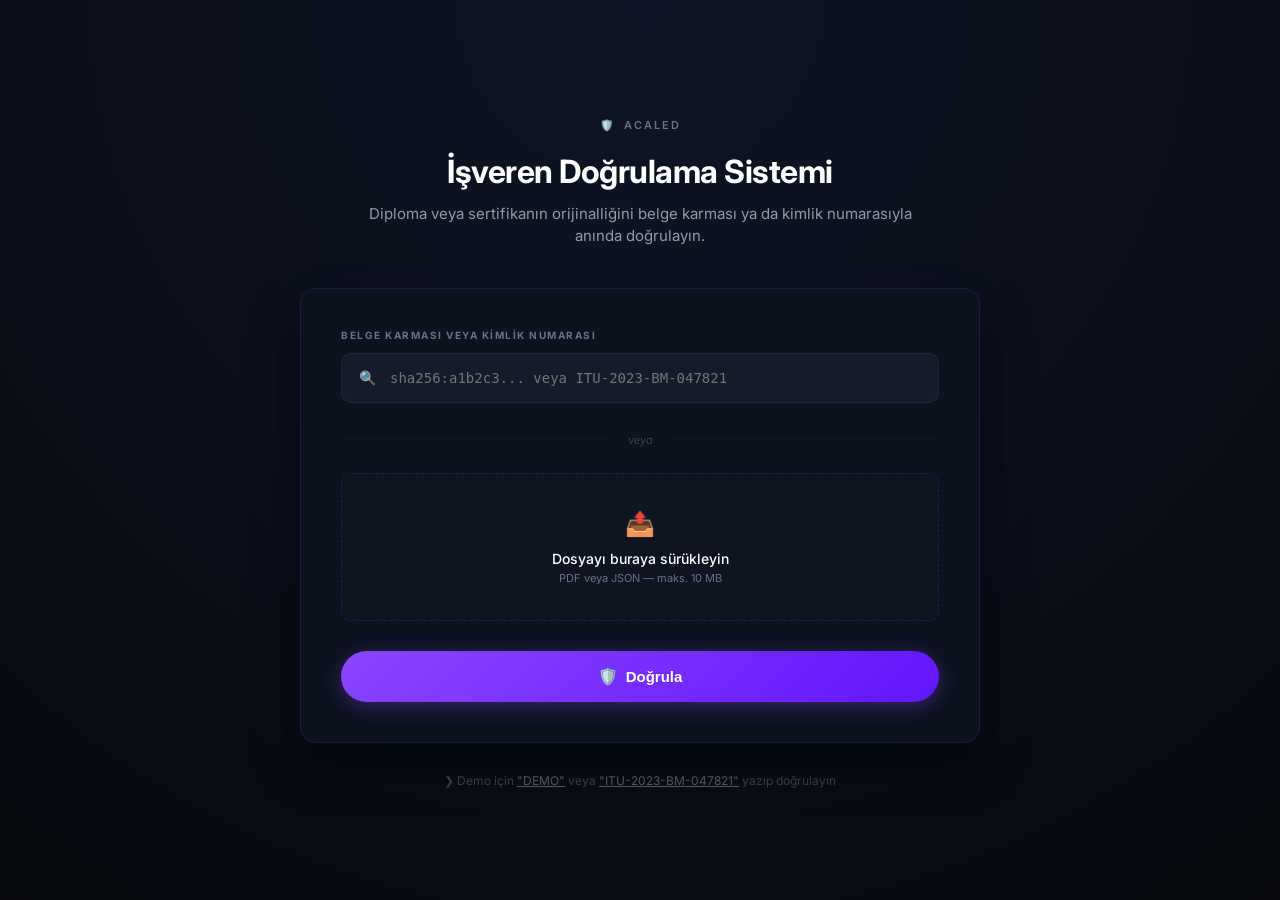
<file: ACALED/verify.html>
<!DOCTYPE html>
<html lang="tr">
<head>
    <meta charset="UTF-8">
    <meta name="viewport" content="width=device-width, initial-scale=1.0">
    <title>ACALED - İşveren Doğrulama Sistemi</title>
    <link rel="stylesheet" href="verify.css">
    <link href="https://fonts.googleapis.com/css2?family=Inter:wght@300;400;500;600;700&display=swap" rel="stylesheet">
</head>
<body>

    <div class="verify-container">
        
        <header class="verify-header">
    <a href="index.html" class="logo" style="text-decoration: none; display: inline-flex; cursor: pointer;">
        <span class="logo-icon">🛡️</span>
        <span style="color: #64748b;">ACALED</span>
    </a>
    <h1>İşveren Doğrulama Sistemi</h1>
    <p>Diploma veya sertifikanın orijinalliğini belge karması ya da kimlik numarasıyla anında doğrulayın.</p>
</header>

        <div class="verify-card">
            <form id="verification-form">
                
                <div class="input-group">
                    <label>BELGE KARMASI VEYA KİMLİK NUMARASI</label>
                    <div class="search-input-wrapper">
                        <span class="search-icon">🔍</span>
                        <input type="text" id="verify-input" placeholder="sha256:a1b2c3... veya ITU-2023-BM-047821" required>
                    </div>
                </div>

                <div class="divider">
                    <span>veya</span>
                </div>

                <div class="dropzone" id="dropzone">
                    <input type="file" id="file-input" hidden accept=".pdf,.json">
                    <div class="dropzone-icon">📤</div>
                    <h3 id="dropzone-text">Dosyayı buraya sürükleyin</h3>
                    <p>PDF veya JSON — maks. 10 MB</p>
                </div>

                <button type="submit" class="btn-verify">
                    <span class="shield-icon">🛡️</span> Doğrula
                </button>
            </form>
        </div>

        <footer class="verify-footer">
            <p>❯ Demo için <span class="demo-trigger">"DEMO"</span> veya <span class="demo-trigger">"ITU-2023-BM-047821"</span> yazıp doğrulayın</p>
        </footer>
    </div>

    <script src="verify.js"></script>
</body>
</html>
</file>
<file: ACALED/style.css>
/* Temel Ayarlar ve Değişkenler */
:root {
    --bg-dark: #07090e;
    --bg-card: #0f131a;
    --bg-input: #161b24;
    --text-main: #ffffff;
    --text-muted: #8f9cae;
    --primary: #8a46ff;
    --secondary: #00ffcc;
    --border: rgba(138, 70, 255, 0.15);
    --font-family: 'Inter', sans-serif;
}

* {
    margin: 0;
    padding: 0;
    box-sizing: border-box;
}

body {
    background-color: var(--bg-dark);
    color: var(--text-main);
    font-family: var(--font-family);
    overflow-x: hidden;
    line-height: 1.6;
}

/* Renk Geçişleri */
.gradient-text {
    background: linear-gradient(90deg, #b07eff, #00ffcc);
    -webkit-background-clip: text; /* WebKit tarayıcıları (Chrome, Safari, Edge) için */
    background-clip: text;         /* Standart CSS (Firefox ve gelecek sürümler) için */
    -webkit-text-fill-color: transparent;
}

/* Buton Tasarımları */
button {
    font-family: var(--font-family);
    cursor: pointer;
    border: none;
    transition: all 0.3s ease;
}

.btn-primary {
    background: linear-gradient(135deg, var(--primary), #6116ff);
    color: white;
    padding: 12px 24px;
    border-radius: 30px;
    font-weight: 600;
    box-shadow: 0 4px 15px rgba(138, 70, 255, 0.4);
}

.btn-primary:hover {
    transform: translateY(-2px);
    box-shadow: 0 6px 20px rgba(138, 70, 255, 0.6);
}

.btn-secondary {
    background: rgba(255, 255, 255, 0.05);
    border: 1px solid rgba(255, 255, 255, 0.1);
    color: white;
    padding: 12px 24px;
    border-radius: 30px;
}

/* Navbar */
.navbar {
    display: flex;
    justify-content: space-between;
    align-items: center;
    padding: 20px 8%;
    border-bottom: 1px solid rgba(255, 255, 255, 0.05);
    background: rgba(7, 9, 14, 0.8);
    backdrop-filter: blur(10px);
    position: sticky;
    top: 0;
    z-index: 100;
}

.logo {
    display: flex;
    align-items: center;
    gap: 10px;
}
.logo h1 { font-size: 18px; letter-spacing: 2px; font-weight: 700; }
.logo p { font-size: 9px; color: var(--text-muted); letter-spacing: 1px; }

.nav-links a {
    color: var(--text-muted);
    text-decoration: none;
    margin-right: 30px;
    font-size: 14px;
    transition: color 0.3s;
}
.nav-links a:hover { color: white; }

.nav-auth { display: flex; align-items: center; gap: 20px; }
.btn-login { color: var(--text-muted); text-decoration: none; font-size: 14px; }

/* Hero Section */
.hero {
    display: flex;
    padding: 60px 8%;
    gap: 50px;
    min-height: calc(100vh - 80px);
    align-items: center;
}

.hero-left { flex: 1.2; }
.hero-right { flex: 0.8; }

.badge {
    background: rgba(138, 70, 255, 0.1);
    border: 1px solid var(--border);
    color: #c1a0ff;
    padding: 6px 16px;
    border-radius: 20px;
    display: inline-block;
    font-size: 11px;
    font-weight: 600;
    letter-spacing: 1px;
    margin-bottom: 25px;
}

.hero-title {
    font-size: 48px;
    font-weight: 700;
    line-height: 1.2;
    margin-bottom: 20px;
}

.hero-desc {
    color: var(--text-muted);
    font-size: 16px;
    margin-bottom: 30px;
}

.tag-container {
    display: flex;
    flex-wrap: wrap;
    gap: 10px;
    margin-bottom: 40px;
}
.tag {
    background: rgba(255, 255, 255, 0.03);
    border: 1px solid rgba(255, 255, 255, 0.08);
    padding: 8px 16px;
    border-radius: 20px;
    font-size: 13px;
    color: #a3b3c7;
}

.hero-buttons { display: flex; gap: 20px; margin-top: 30px; }

/* İstatistikler */
.stats-container {
    display: grid;
    grid-template-columns: repeat(4, 150px);
    gap: 20px;
    margin-bottom: 10px;
    border-top: 1px solid rgba(255, 255, 255, 0.05);
    padding-top: 30px;
}
.stat-item h3 { font-size: 28px; font-weight: 700; color: white;}
.stat-item p { font-size: 12px; color: var(--text-muted); }

/* Portal / Form Kartı */
.portal-card {
    background: var(--bg-card);
    border: 1px solid var(--border);
    border-radius: 16px;
    overflow: hidden;
    box-shadow: 0 20px 40px rgba(0,0,0,0.5);
}

.portal-tabs {
    display: flex;
    background: rgba(0, 0, 0, 0.2);
    border-bottom: 1px solid rgba(255, 255, 255, 0.05);
}

.tab-btn {
    flex: 1;
    background: transparent;
    color: var(--text-muted);
    padding: 15px;
    font-size: 13px;
    text-align: center;
    border-bottom: 2px solid transparent;
}
.tab-btn.active {
    color: var(--primary);
    background: var(--bg-card);
    border-bottom: 2px solid var(--primary);
    font-weight: 600;
}

.portal-content { padding: 30px; }
.portal-info { font-size: 13px; color: var(--text-muted); margin-bottom: 25px; }

.form-group { margin-bottom: 20px; }
.form-group label { display: block; font-size: 12px; color: var(--text-muted); margin-bottom: 8px; }
.form-group input {
    width: 100%;
    background: var(--bg-input);
    border: 1px solid rgba(255, 255, 255, 0.08);
    padding: 14px;
    border-radius: 8px;
    color: white;
}

.form-footer {
    display: flex;
    justify-content: space-between;
    font-size: 12px;
    color: var(--text-muted);
    margin-bottom: 25px;
}
.forgot-pwd { color: var(--primary); text-decoration: none; }

.btn-submit {
    width: 100%;
    background: var(--primary);
    color: white;
    padding: 14px;
    border-radius: 8px;
    font-weight: 600;
}

.divider {
    text-align: center;
    margin: 20px 0;
    position: relative;
}
.divider span {
    background: var(--bg-card);
    padding: 0 10px;
    font-size: 10px;
    color: var(--text-muted);
    letter-spacing: 1px;
}

.btn-web3 {
    width: 100%;
    background: transparent;
    border: 1px solid rgba(255, 255, 255, 0.1);
    color: white;
    padding: 14px;
    border-radius: 8px;
    margin-bottom: 15px;
}
.btn-web3:hover { background: rgba(255, 255, 255, 0.03); }

.signup-text { text-align: center; font-size: 13px; color: var(--text-muted); }
.signup-text a { color: var(--primary); text-decoration: none; }
.form-badge { text-align: center; font-size: 10px; color: #00ff88; margin-top: 25px; letter-spacing: 1px; }

/* Partnerler / Logolar */
.partners { text-align: center; padding: 40px 8%; opacity: 0.6; }
.partners p { font-size: 11px; letter-spacing: 2px; margin-bottom: 20px; }
.partner-logos { display: flex; justify-content: center; gap: 40px; font-weight: 600; font-size: 18px; color: var(--text-muted); }

/* Ortak Bölüm Tasarımları */
.section { padding: 80px 8%; text-align: center; }
.section-tag { background: rgba(138, 70, 255, 0.08); color: #c1a0ff; padding: 5px 15px; border-radius: 20px; display: inline-block; font-size: 11px; font-weight: 600; margin-bottom: 15px; }
.section-title { font-size: 36px; font-weight: 700; margin-bottom: 15px; }
.section-subtitle { max-width: 700px; margin: 0 auto 50px; color: var(--text-muted); }

/* Grid Düzeni (Özellik Kartları) */
.grid-3x2 {
    display: grid;
    grid-template-columns: repeat(3, 1fr);
    gap: 25px;
}
.card {
    background: var(--bg-card);
    border: 1px solid rgba(255, 255, 255, 0.03);
    padding: 35px;
    border-radius: 12px;
    text-align: left;
    transition: border 0.3s;
}
.card:hover { border-color: rgba(138, 70, 255, 0.3); }
.card-icon { font-size: 28px; margin-bottom: 20px; }
.card h3 { font-size: 18px; margin-bottom: 12px; font-weight: 600; }
.card p { color: var(--text-muted); font-size: 14px; }

/* Nasıl Çalışır Adımları */
.steps-container {
    display: grid;
    grid-template-columns: repeat(4, 1fr);
    gap: 20px;
    margin-top: 40px;
}
.step-card {
    background: var(--bg-card);
    padding: 30px;
    border-radius: 12px;
    text-align: left;
    position: relative;
}
.step-number { font-size: 40px; font-weight: 800; opacity: 0.1; position: absolute; top: 15px; right: 20px; }
[class^="step-badge-"] {
    display: inline-block;
    font-size: 10px;
    padding: 3px 8px;
    border-radius: 4px;
    font-weight: 700;
    margin-bottom: 15px;
}
.step-badge-univ { background: rgba(138, 70, 255, 0.2); color: #c1a0ff; }
.step-badge-student { background: rgba(0, 255, 200, 0.2); color: #00ffcc; }
.step-badge-employer { background: rgba(255, 150, 0, 0.2); color: #ff9600; }
.step-card h3 { font-size: 16px; margin-bottom: 10px; }
.step-card p { font-size: 13px; color: var(--text-muted); }

/* Yorumlar (Testimonials) */
.testimonials-container {
    display: grid;
    grid-template-columns: repeat(3, 1fr);
    gap: 25px;
    text-align: left;
}
.testi-card { background: var(--bg-card); padding: 35px; border-radius: 12px; position: relative; }
.quote-mark { font-size: 45px; color: var(--primary); opacity: 0.3; position: absolute; top: 10px; left: 20px; }
.testi-card p { font-size: 14px; color: #d1d9e6; margin-bottom: 30px; z-index: 2; position: relative; }
.user-info { display: flex; align-items: center; gap: 15px; }
.avatar { width: 40px; height: 40px; border-radius: 50%; display: flex; align-items: center; justify-content: center; font-weight: 700; font-size: 12px; }
.avatar.blue { background: #2b59ff; }
.avatar.purple { background: #8a46ff; }
.avatar.violet { background: #d946ef; }
.user-info h4 { font-size: 14px; }
.user-info p { font-size: 12px; color: var(--text-muted); margin: 0; }

/* Footer */
.footer { background: #040609; padding: 70px 8% 30px; border-top: 1px solid rgba(255, 255, 255, 0.05); }
.footer-top { display: grid; grid-template-columns: 2fr repeat(3, 1fr); gap: 50px; margin-bottom: 50px; }
.footer-brand p { color: var(--text-muted); font-size: 14px; margin: 20px 0; max-width: 300px; }
.social-icons { display: flex; gap: 15px; font-size: 20px; cursor: pointer; }
.footer-links h4 { font-size: 12px; letter-spacing: 1px; margin-bottom: 20px; color: white; }
.footer-links a { display: block; color: var(--text-muted); text-decoration: none; font-size: 14px; margin-bottom: 12px; }
.footer-links a:hover { color: white; }
.footer-bottom { display: flex; justify-content: space-between; border-top: 1px solid rgba(255,255,255,0.05); padding-top: 30px; font-size: 12px; color: var(--text-muted); }
.dot { color: #00ff88; }

/* Responsive Tasarım */
@media (max-width: 1024px) {
    .hero { flex-direction: column; text-align: center; }
    .hero-buttons, .stats-container, .partner-logos { justify-content: center; }
    .grid-3x2, .steps-container, .testimonials-container { grid-template-columns: 1fr; }
    .footer-top { grid-template-columns: 1fr; }
}
</file>
<file: ACALED/admin.css>
:root {
    --bg-dark-panel: #0b111e;
    --bg-sidebar: #090d16;
    --bg-card: #131a26;
    --bg-input: #1b2433;
    --text-white: #ffffff;
    --text-muted: #6b7c96;
    --primary-purple: #8a46ff;
    --success-green: #10b981;
    --warning-orange: #f59e0b;
    --border-color: rgba(255, 255, 255, 0.05);
    --font-family: 'Inter', sans-serif;
}

* {
    margin: 0;
    padding: 0;
    box-sizing: border-box;
}

body {
    font-family: var(--font-family);
    background-color: var(--bg-dark-panel);
    color: var(--text-white);
    overflow-x: hidden;
}

.admin-layout {
    display: flex;
    min-height: 100vh;
}

/* SIDEBAR (SOL MENÜ) */
.sidebar {
    width: 260px;
    background-color: var(--bg-sidebar);
    border-right: 1px solid var(--border-color);
    display: flex;
    flex-direction: column;
    justify-content: space-between;
    position: fixed;
    height: 100vh;
    left: 0;
    top: 0;
    z-index: 10;
}

.sidebar-top { padding: 24px 16px; }

.logo {
    display: flex;
    align-items: center;
    gap: 10px;
    margin-bottom: 35px;
    padding-left: 8px;
}
.logo-icon { font-size: 22px; }
.logo h2 { font-size: 16px; letter-spacing: 1px; font-weight: 700; }
.logo p { font-size: 10px; color: #8f9cae; }

.menu-label {
    font-size: 10px;
    font-weight: 700;
    color: var(--primary-purple);
    letter-spacing: 1.5px;
    margin-bottom: 12px;
    padding-left: 8px;
}

.sidebar-nav { display: flex; flex-direction: column; gap: 6px; }

.nav-item {
    display: flex;
    align-items: center;
    padding: 12px 14px;
    color: var(--text-muted);
    text-decoration: none;
    font-size: 14px;
    border-radius: 8px;
    transition: all 0.2s ease;
}
.nav-item .icon { margin-right: 12px; font-size: 16px; }
.nav-item:hover { color: var(--text-white); background: rgba(255, 255, 255, 0.02); }

.nav-item.active {
    background: rgba(138, 70, 255, 0.15);
    color: #c1a0ff;
    font-weight: 600;
}
.nav-item .arrow { margin-left: auto; font-size: 14px; }

/* Kurum Bilgisi (Sidebar Alt) */
.sidebar-footer { padding: 16px; border-top: 1px solid var(--border-color); }
.institution-card {
    display: flex;
    align-items: center;
    gap: 12px;
    padding: 10px;
    background: rgba(255, 255, 255, 0.02);
    border-radius: 10px;
}
.inst-avatar {
    width: 32px;
    height: 32px;
    background: #4f46e5;
    border-radius: 50%;
    display: flex;
    align-items: center;
    justify-content: center;
    font-weight: 700;
    font-size: 12px;
    text-transform: uppercase;
}
.inst-meta h4 { font-size: 12px; font-weight: 600; }
.inst-meta p { font-size: 10px; color: var(--text-muted); }

/* SAĞ ANA İÇERİK */
.main-content {
    flex-grow: 1;
    margin-left: 260px;
    padding: 40px 50px;
}

/* Breadcrumb */
.breadcrumb {
    font-size: 12px;
    color: var(--text-muted);
    margin-bottom: 25px;
    display: flex;
    align-items: center;
    gap: 6px;
}
.b-arrow { font-size: 14px; }
.active-crumb { color: #b07eff; font-weight: 500; }

/* Ekran Görünüm Yapısı (SPA Kontrolü) */
.content-view { display: none; }
.content-view.active { display: block; }

.view-header { margin-bottom: 30px; }
.view-header h1 { font-size: 26px; font-weight: 700; }
.view-header p { color: var(--text-muted); font-size: 14px; margin-top: 4px; }

/* Admin Kartları */
.admin-card {
    background-color: var(--bg-card);
    border: 1px solid var(--border-color);
    border-radius: 16px;
    padding: 35px;
}
.admin-card.no-padding { padding: 0; overflow: hidden; }
.admin-card.text-center { text-align: center; }

/* Sürükle Bırak Alanı (Dropzone) */
.dropzone {
    border: 2px dashed rgba(138, 70, 255, 0.3);
    background: rgba(138, 70, 255, 0.02);
    border-radius: 12px;
    padding: 40px 20px;
    cursor: pointer;
    transition: all 0.2s ease;
    max-width: 100%;
    margin-bottom: 30px;
}
.dropzone:hover, .dropzone.dragover {
    border-color: var(--primary-purple);
    background: rgba(138, 70, 255, 0.05);
}
.dropzone-icon { font-size: 32px; margin-bottom: 12px; color: var(--primary-purple); }
.dropzone h3 { font-size: 15px; font-weight: 600; margin-bottom: 6px; }
.dropzone p { font-size: 12px; color: var(--text-muted); }

/* Formlar */
.admin-form { display: flex; flex-direction: column; gap: 20px; }
.form-row { display: flex; gap: 20px; }
.form-group { flex: 1; text-align: left; }
.form-group label { display: block; font-size: 13px; color: var(--text-muted); margin-bottom: 8px; }
.form-group input {
    width: 100%;
    background: var(--bg-input);
    border: 1px solid var(--border-color);
    padding: 14px;
    border-radius: 8px;
    color: white;
    font-size: 14px;
}
.form-group input:focus { outline: 1px solid var(--primary-purple); }

.btn-blockchain {
    background: linear-gradient(135deg, var(--primary-purple), #6116ff);
    color: white;
    padding: 15px;
    border-radius: 30px;
    font-weight: 600;
    font-size: 14px;
    margin-top: 10px;
    cursor: pointer;
    border: none;
    box-shadow: 0 4px 15px rgba(138, 70, 255, 0.3);
}

/* TABLOLAR (Kayıtlı Diplomalar) */
.table-header { padding: 20px 24px; border-bottom: 1px solid var(--border-color); display: flex; justify-content: space-between; align-items: center; }
.table-header h3 { font-size: 15px; font-weight: 600; }
.count-badge { font-size: 11px; background: rgba(138, 70, 255, 0.15); color: #c1a0ff; padding: 3px 8px; border-radius: 20px; font-weight: 600; }

.table-responsive { overflow-x: auto; }
.admin-table { width: 100%; border-collapse: collapse; text-align: left; font-size: 14px; }
.admin-table th { padding: 16px 24px; color: var(--text-muted); font-size: 11px; letter-spacing: 0.5px; font-weight: 600; border-bottom: 1px solid var(--border-color); }
.admin-table td { padding: 18px 24px; border-bottom: 1px solid var(--border-color); }
.admin-table tr:last-child td { border-bottom: none; }

/* Durum Rozetleri */
.badge { padding: 4px 10px; border-radius: 20px; font-size: 12px; font-weight: 500; display: inline-block; }
.badge-success { background: rgba(16, 185, 129, 0.1); color: var(--success-green); }
.badge-warning { background: rgba(245, 158, 11, 0.1); color: var(--warning-orange); }

.text-purple { color: #a855f7; }
.font-mono { font-family: monospace; }
.text-muted { color: var(--text-muted); }

/* İSTATİSTİK KARTLARI GRİDİ */
.stats-grid { display: grid; grid-template-columns: repeat(4, 1fr); gap: 20px; }
.stat-card { background: var(--bg-card); border: 1px solid var(--border-color); border-radius: 14px; padding: 24px; }
.stat-card-header { display: flex; justify-content: space-between; align-items: center; margin-bottom: 15px; }
.stat-icon { width: 34px; height: 34px; border-radius: 8px; display: flex; align-items: center; justify-content: center; font-size: 15px; }
.bg-purple-tint { background: rgba(138, 70, 255, 0.1); color: #c1a0ff; }
.bg-green-tint { background: rgba(16, 185, 129, 0.1); color: var(--success-green); }
.bg-blue-tint { background: rgba(14, 165, 233, 0.1); color: #38bdf8; }
.stat-trend { font-size: 11px; font-weight: 600; background: rgba(16, 185, 129, 0.1); padding: 2px 6px; border-radius: 4px; }
.stat-card h3 { font-size: 26px; font-weight: 700; margin-bottom: 4px; }
.stat-card p { font-size: 12px; color: var(--text-muted); }

/* BAR GRAFİĞİ (İstatistik Detay) */
.margin-top { margin-top: 25px; }
.chart-header { margin-bottom: 25px; }
.chart-header h3 { font-size: 15px; font-weight: 600; }
.bar-chart-container { display: flex; flex-direction: column; gap: 18px; }
.chart-row { display: flex; align-items: center; gap: 20px; font-size: 13px; }
.chart-label { width: 120px; color: var(--text-muted); }
.progress-bar-wrap { flex-grow: 1; height: 6px; background: rgba(255,255,255,0.03); border-radius: 10px; overflow: hidden; }
.progress-bar { height: 100%; background: linear-gradient(90deg, var(--primary-purple), #b07eff); border-radius: 10px; }
.chart-value { width: 30px; text-align: right; font-weight: 600; }

/* AYARLAR FORMU */
.max-width-md { max-width: 550px; }
.settings-form { display: flex; flex-direction: column; gap: 20px; }
.settings-group { display: flex; align-items: center; gap: 20px; }
.settings-group label { width: 140px; font-size: 13px; color: var(--text-muted); }
.settings-group input { flex-grow: 1; background: var(--bg-input); border: 1px solid var(--border-color); padding: 12px; border-radius: 8px; color: white; font-size: 14px; }
.btn-save { background: var(--primary-purple); color: white; border: none; padding: 10px 24px; border-radius: 20px; font-weight: 600; align-self: flex-start; margin-top: 10px; cursor: pointer; font-size: 13px; box-shadow: 0 4px 12px rgba(138, 70, 255, 0.2); }

/* Responsive Düzen */
@media (max-width: 1024px) {
    .stats-grid { grid-template-columns: repeat(2, 1fr); }
    .form-row { flex-direction: column; gap: 20px; }
}
</file>
<file: ACALED/dashboard.css>
:root {
    --bg-sidebar: #0f1423;
    --bg-main: #f8fafc;
    --text-dark: #1e293b;
    --text-muted: #64748b;
    --purple-gradient: linear-gradient(135deg, #2e0854, #120324);
    --primary-purple: #8a46ff;
    --success-green: #10b981;
    --border-color: #e2e8f0;
    --font-family: 'Inter', sans-serif;
}

* {
    margin: 0;
    padding: 0;
    box-sizing: border-box;
}

body {
    font-family: var(--font-family);
    background-color: var(--bg-main);
    color: var(--text-dark);
}

.dashboard-layout {
    display: flex;
    min-height: 100vh;
}

/* SIDEBAR (SOL MENÜ) */
.sidebar {
    width: 260px;
    background-color: var(--bg-sidebar);
    color: #ffffff;
    display: flex;
    flex-direction: column;
    padding: 24px 0;
    position: fixed;
    height: 100vh;
    left: 0;
    top: 0;
}

.sidebar-brand {
    display: flex;
    align-items: center;
    gap: 12px;
    padding: 0 24px 24px;
    border-bottom: 1px solid rgba(255, 255, 255, 0.05);
}
.brand-icon { font-size: 24px; }
.sidebar-brand h2 { font-size: 16px; letter-spacing: 1px; font-weight: 700; }
.sidebar-brand p { font-size: 10px; color: #8f9cae; }

/* Kullanıcı Kartı */
.user-profile-card {
    display: flex;
    align-items: center;
    gap: 12px;
    margin: 20px 16px;
    padding: 12px;
    background: rgba(255, 255, 255, 0.03);
    border-radius: 12px;
    border: 1px solid rgba(255, 255, 255, 0.05);
}
.user-avatar {
    width: 36px;
    height: 36px;
    background: var(--primary-purple);
    border-radius: 50%;
    display: flex;
    align-items: center;
    justify-content: center;
    font-weight: 700;
    font-size: 13px;
}
.user-meta h4 { font-size: 13px; font-weight: 600; }
.user-meta p { font-size: 11px; color: #8f9cae; }

/* Navigasyon Elemanları */
.sidebar-nav {
    display: flex;
    flex-direction: column;
    gap: 4px;
    padding: 10px 16px;
    flex-grow: 1;
}
.nav-item {
    display: flex;
    align-items: center;
    padding: 12px 16px;
    color: #94a3b8;
    text-decoration: none;
    font-size: 14px;
    border-radius: 8px;
    transition: all 0.2s;
}
.nav-item .icon { margin-right: 12px; font-size: 16px; }
.nav-item:hover {
    color: #ffffff;
    background: rgba(255, 255, 255, 0.02);
}
.nav-item.active {
    background: rgba(138, 70, 255, 0.15);
    color: #c1a0ff;
    font-weight: 600;
}
.nav-item .arrow { margin-left: auto; font-size: 16px; }

.sidebar-footer {
    padding: 0 16px;
    border-top: 1px solid rgba(255, 255, 255, 0.05);
    padding-top: 20px;
}
.logout-btn {
    display: flex;
    align-items: center;
    color: #94a3b8;
    text-decoration: none;
    font-size: 14px;
    padding: 12px 16px;
}

/* SAĞ ANA İÇERIK ALANI */
.main-content {
    flex-grow: 1;
    margin-left: 260px; /* Sidebar genişliği kadar boşluk */
    padding: 40px 50px;
    max-width: 1200px;
}

.content-header { margin-bottom: 30px; }
.content-header h1 { font-size: 26px; font-weight: 700; color: var(--text-dark); }
.content-header p { color: var(--text-muted); font-size: 14px; margin-top: 4px; }

/* Mor Özet Banner Kartı */
.summary-banner {
    background: linear-gradient(135deg, #1e0b36, #090214);
    border-radius: 20px;
    padding: 30px;
    display: flex;
    align-items: center;
    color: #ffffff;
    gap: 30px;
    margin-bottom: 40px;
    box-shadow: 0 10px 30px rgba(15, 5, 28, 0.15);
}

/* QR Tasarımı */
.qr-box {
    text-align: center;
    background: rgba(255, 255, 255, 0.05);
    padding: 15px;
    border-radius: 16px;
    border: 1px solid rgba(255, 255, 255, 0.1);
}
.qr-mock {
    width: 100px;
    height: 100px;
    background: white;
    border-radius: 8px;
    padding: 10px;
    margin-bottom: 8px;
}
.qr-grid {
    display: grid;
    grid-template-columns: repeat(4, 1fr);
    gap: 6px;
    width: 100%;
    height: 100%;
}
.qr-grid span { background: #1e0b36; border-radius: 2px; }
.qr-box small { font-size: 9px; letter-spacing: 1px; color: #94a3b8; }

.banner-info { flex-grow: 1; }
.verified-status {
    font-size: 12px;
    color: #00ffcc;
    background: rgba(0, 255, 204, 0.1);
    padding: 4px 12px;
    border-radius: 20px;
    font-weight: 600;
}
.banner-info h2 { font-size: 24px; margin: 12px 0 4px; font-weight: 700; }
.verify-link { color: #a3b3c7; font-size: 13px; margin-bottom: 20px; }

.banner-actions { display: flex; gap: 10px; }
.btn-banner-action {
    background: rgba(255, 255, 255, 0.08);
    border: 1px solid rgba(255, 255, 255, 0.1);
    color: white;
    padding: 8px 16px;
    border-radius: 8px;
    font-size: 13px;
    transition: background 0.2s;
}
.btn-banner-action:hover { background: rgba(255, 255, 255, 0.15); }

/* Banner İstatistikler */
.banner-stats { display: flex; gap: 40px; padding-right: 20px; }
.stat-box { text-align: center; }
.stat-box h3 { font-size: 36px; font-weight: 700; }
.stat-box p { font-size: 13px; color: #a3b3c7; }

/* Listeler Ortak Düzen */
.list-section { margin-bottom: 40px; }
.section-header {
    display: flex;
    justify-content: space-between;
    align-items: center;
    margin-bottom: 20px;
}
.section-header h3 { font-size: 18px; font-weight: 700; color: var(--text-dark); }
.count-badge { font-size: 12px; color: var(--text-muted); }
.see-all { color: var(--primary-purple); text-decoration: none; font-size: 13px; font-weight: 600; }

/* Diplomalarım Kart Yapısı */
.document-list { display: flex; flex-direction: column; gap: 15px; }
.doc-card {
    background: #ffffff;
    border: 1px solid var(--border-color);
    border-radius: 16px;
    padding: 20px 24px;
    display: flex;
    align-items: center;
    gap: 20px;
    transition: transform 0.2s, box-shadow 0.2s;
}
.doc-card:hover {
    transform: translateY(-2px);
    box-shadow: 0 5px 15px rgba(0,0,0,0.02);
}
/* Görseldeki ilk elemanın mor çerçeve vurgusu */
.doc-card.border-purple {
    border: 1px solid #c1a0ff;
    box-shadow: 0 0 10px rgba(138, 70, 255, 0.05);
}

.doc-icon {
    width: 44px;
    height: 44px;
    border-radius: 12px;
    display: flex;
    align-items: center;
    justify-content: center;
    color: white;
    font-size: 18px;
}
.bg-blue { background-color: #2b59ff; }
.bg-purple { background-color: #8a46ff; }
.bg-teal { background-color: #0d9488; }

.doc-details { flex-grow: 1; }
.doc-details h4 { font-size: 15px; font-weight: 600; color: var(--text-dark); }
.doc-details p { font-size: 13px; color: var(--text-muted); margin-top: 4px; }

.doc-score { text-align: right; padding-right: 20px; }
.doc-score small { font-size: 11px; color: var(--text-muted); }
.doc-score p { font-size: 14px; font-weight: 600; color: var(--text-dark); }

.badge-success {
    background: #e6f4ea;
    color: var(--success-green);
    padding: 6px 14px;
    border-radius: 20px;
    font-size: 13px;
    font-weight: 600;
}

.doc-actions { display: flex; gap: 8px; }
.btn-icon {
    background: transparent;
    border: 1px solid var(--border-color);
    width: 34px;
    height: 34px;
    border-radius: 8px;
    display: flex;
    align-items: center;
    justify-content: center;
    font-size: 14px;
}
.btn-icon:hover { background: #f1f5f9; }

/* Son Doğrulama Geçmişi Satırları */
.history-list {
    background: #ffffff;
    border: 1px solid var(--border-color);
    border-radius: 16px;
    overflow: hidden;
}
.history-item {
    display: flex;
    align-items: center;
    padding: 16px 24px;
    border-bottom: 1px solid var(--border-color);
    gap: 20px;
}
.history-item:last-child { border-bottom: none; }

.history-icon {
    width: 36px;
    height: 36px;
    border-radius: 50%;
    display: flex;
    align-items: center;
    justify-content: center;
    font-size: 14px;
}
.purple-tint { background: #f3e8ff; color: #a855f7; }
.blue-tint { background: #e0f2fe; color: #0284c7; }

.history-details { flex-grow: 1; }
.history-details h4 { font-size: 14px; font-weight: 600; color: var(--text-dark); }
.history-details p { font-size: 12px; color: var(--text-muted); margin-top: 2px; }

.history-tag {
    font-size: 12px;
    padding: 4px 10px;
    border-radius: 6px;
    font-weight: 500;
}
.tag-blue { background: #e0f2fe; color: #0369a1; }
.tag-purple { background: #f3e8ff; color: #6b21a8; }

.history-time { font-size: 12px; color: var(--text-muted); min-width: 130px; text-align: right; }

.dashboard-view {
    display: none;
}
.dashboard-view.active-view {
    display: block;
}
</file>
<file: ACALED/register.css>
:root {
    --bg-gradient: radial-gradient(circle at center, #14112e 0%, #07090e 100%);
    --bg-card: rgba(15, 19, 30, 0.75);
    --bg-input: #161b26;
    --primary-purple: #8a46ff;
    --text-white: #ffffff;
    --text-muted: #6b7c96;
    --border-color: rgba(138, 70, 255, 0.15);
    --font-family: 'Inter', sans-serif;
}

* {
    margin: 0;
    padding: 0;
    box-sizing: border-box;
}

body {
    font-family: var(--font-family);
    background: var(--bg-gradient);
    color: var(--text-white);
    min-height: 100vh;
    display: flex;
    justify-content: center;
    align-items: center;
    padding: 40px 20px;
}

/* Kayıt Kartı */
.register-card {
    width: 100%;
    max-width: 680px;
    background-color: var(--bg-card);
    border: 1px solid var(--border-color);
    border-radius: 20px;
    padding: 40px;
    box-shadow: 0 20px 50px rgba(0, 0, 0, 0.5),
                0 0 60px rgba(138, 70, 255, 0.05);
    backdrop-filter: blur(10px);
}

/* Header ve Altıgen Logo Tasarımı */
.register-header {
    text-align: center;
    margin-bottom: 30px;
}
.logo-box {
    display: flex;
    flex-direction: column;
    align-items: center;
    gap: 6px;
    margin-bottom: 20px;
}
.hexagon {
    background: rgba(138, 70, 255, 0.1);
    border: 1px solid var(--primary-purple);
    color: #c1a0ff;
    font-size: 11px;
    font-weight: 700;
    width: 40px;
    height: 40px;
    display: flex;
    align-items: center;
    justify-content: center;
    clip-path: polygon(50% 0%, 100% 25%, 100% 75%, 50% 100%, 0% 75%, 0% 25%);
    letter-spacing: 0.5px;
}
.logo-box h2 {
    font-size: 18px;
    letter-spacing: 3px;
    font-weight: 700;
}
.subtitle {
    font-size: 8px;
    letter-spacing: 2px;
    color: var(--text-muted);
}
.register-header h1 {
    font-size: 26px;
    font-weight: 600;
    margin-bottom: 6px;
}
.tagline {
    font-size: 13px;
    color: var(--text-muted);
}

/* Sekme (Tab) Butonları */
.register-tabs {
    display: flex;
    background: rgba(0, 0, 0, 0.2);
    border: 1px solid rgba(255, 255, 255, 0.05);
    border-radius: 12px;
    padding: 6px;
    margin-bottom: 30px;
}
.tab-btn {
    flex: 1;
    background: transparent;
    border: none;
    color: var(--text-muted);
    padding: 12px;
    font-size: 13px;
    font-weight: 500;
    cursor: pointer;
    border-radius: 8px;
    transition: all 0.2s ease;
}
.tab-btn.active {
    background: rgba(138, 70, 255, 0.2);
    border: 1px solid rgba(138, 70, 255, 0.3);
    color: #c1a0ff;
    font-weight: 600;
    box-shadow: 0 0 15px rgba(138, 70, 255, 0.15);
}

/* Form ve Input Düzenleri */
.register-form {
    display: flex;
    flex-direction: column;
    gap: 20px;
}
.form-row {
    display: flex;
    gap: 20px;
}
.form-group {
    flex: 1;
    display: flex;
    flex-direction: column;
    gap: 8px;
}
.form-group label {
    font-size: 10px;
    font-weight: 700;
    color: var(--text-muted);
    letter-spacing: 1px;
}
.input-wrapper {
    position: relative;
    display: flex;
    align-items: center;
}
.form-group input, .form-group select {
    width: 100%;
    background-color: var(--bg-input);
    border: 1px solid rgba(255, 255, 255, 0.06);
    padding: 14px 16px;
    border-radius: 8px;
    color: var(--text-white);
    font-size: 14px;
    outline: none;
    transition: border-color 0.2s;
}
.form-group input:focus, .form-group select:focus {
    border-color: rgba(138, 70, 255, 0.4);
}

/* Şifre Göz İkonu */
.toggle-password {
    position: absolute;
    right: 16px;
    cursor: pointer;
    color: var(--text-muted);
    font-size: 14px;
    user-select: none;
}

/* Büyük Kayıt Butonu */
.btn-register {
    width: 100%;
    background: linear-gradient(135deg, var(--primary-purple), #6116ff);
    color: var(--text-white);
    border: none;
    padding: 16px;
    border-radius: 30px;
    font-size: 13px;
    font-weight: 700;
    letter-spacing: 1px;
    cursor: pointer;
    margin-top: 10px;
    box-shadow: 0 4px 20px rgba(138, 70, 255, 0.3);
    transition: transform 0.2s, box-shadow 0.2s;
}
.btn-register:hover {
    transform: translateY(-1px);
    box-shadow: 0 6px 25px rgba(138, 70, 255, 0.55);
}

/* Mobil Uyum */
@media (max-width: 600px) {
    .form-row {
        flex-direction: column;
        gap: 20px;
    }
}
</file>
<file: ACALED/verify.css>
:root {
    --bg-gradient: radial-gradient(circle at top, #0f1526 0%, #07090e 100%);
    --bg-card: #0d121f;
    --bg-input: #141b2b;
    --primary-purple: #8a46ff;
    --text-white: #ffffff;
    --text-muted: #64748b;
    --border-color: rgba(138, 70, 255, 0.15);
    --font-family: 'Inter', sans-serif;
}

* {
    margin: 0;
    padding: 0;
    box-sizing: border-box;
}

body {
    font-family: var(--font-family);
    background: var(--bg-gradient);
    color: var(--text-white);
    min-height: 100vh;
    display: flex;
    justify-content: center;
    align-items: center;
    overflow-x: hidden;
}

.verify-container {
    width: 100%;
    max-width: 720px;
    padding: 40px 20px;
    display: flex;
    flex-direction: column;
    align-items: center;
}

/* Üst Başlık Alanı */
.verify-header {
    text-align: center;
    margin-bottom: 40px;
}
.verify-header .logo {
    display: flex;
    align-items: center;
    justify-content: center;
    gap: 8px;
    font-size: 11px;
    font-weight: 600;
    letter-spacing: 2px;
    color: var(--text-muted);
    margin-bottom: 20px;
}
.verify-header h1 {
    font-size: 32px;
    font-weight: 700;
    margin-bottom: 12px;
    letter-spacing: -0.5px;
}
.verify-header p {
    color: #8f9cae;
    font-size: 15px;
    max-width: 580px;
    line-height: 1.5;
}

/* Merkez Kart Tasarımı */
.verify-card {
    width: 100%;
    background-color: var(--bg-card);
    border: 1px solid var(--border-color);
    border-radius: 16px;
    padding: 40px;
    box-shadow: 0 20px 50px rgba(0, 0, 0, 0.4), 
                0 0 40px rgba(138, 70, 255, 0.03);
}

/* Arama Alanı */
.input-group label {
    display: block;
    font-size: 10px;
    font-weight: 700;
    color: var(--text-muted);
    letter-spacing: 1.5px;
    margin-bottom: 12px;
}
.search-input-wrapper {
    position: relative;
    display: flex;
    align-items: center;
}
.search-icon {
    position: absolute;
    left: 18px;
    color: var(--text-muted);
    font-size: 14px;
}
.search-input-wrapper input {
    width: 100%;
    background-color: var(--bg-input);
    border: 1px solid rgba(255, 255, 255, 0.05);
    padding: 16px 16px 16px 48px;
    border-radius: 10px;
    color: var(--text-white);
    font-size: 14px;
    font-family: monospace;
    transition: all 0.2s ease;
}
.search-input-wrapper input:focus {
    outline: none;
    border-color: rgba(138, 70, 255, 0.4);
    box-shadow: 0 0 10px rgba(138, 70, 255, 0.1);
}

/* "veya" Çizgisi */
.divider {
    text-align: center;
    margin: 25px 0;
    position: relative;
}
.divider::before {
    content: "";
    position: absolute;
    top: 50%;
    left: 0;
    width: 100%;
    height: 1px;
    background: rgba(255, 255, 255, 0.03);
}
.divider span {
    position: relative;
    background: var(--bg-card);
    padding: 0 15px;
    font-size: 11px;
    color: rgba(255, 255, 255, 0.2);
    font-style: italic;
}

/* Sürükle Bırak Dosya Alanı */
.dropzone {
    border: 1px dashed rgba(138, 70, 255, 0.2);
    background: rgba(255, 255, 255, 0.01);
    border-radius: 10px;
    padding: 35px 20px;
    text-align: center;
    cursor: pointer;
    transition: all 0.2s ease;
    margin-bottom: 30px;
}
.dropzone:hover, .dropzone.dragover {
    border-color: var(--primary-purple);
    background: rgba(138, 70, 255, 0.03);
}
.dropzone-icon {
    font-size: 24px;
    margin-bottom: 12px;
    color: var(--text-muted);
}
.dropzone h3 {
    font-size: 14px;
    font-weight: 500;
    margin-bottom: 4px;
}
.dropzone p {
    font-size: 11px;
    color: var(--text-muted);
}

/* Büyük Doğrulama Butonu */
.btn-verify {
    width: 100%;
    background: linear-gradient(135deg, var(--primary-purple), #6116ff);
    color: var(--text-white);
    border: none;
    padding: 16px;
    border-radius: 30px;
    font-size: 15px;
    font-weight: 600;
    cursor: pointer;
    display: flex;
    align-items: center;
    justify-content: center;
    gap: 8px;
    box-shadow: 0 4px 20px rgba(138, 70, 255, 0.35);
    transition: all 0.2s ease;
}
.btn-verify:hover {
    transform: translateY(-1px);
    box-shadow: 0 6px 25px rgba(138, 70, 255, 0.5);
}
.shield-icon {
    font-size: 16px;
}

/* Alt Demo Bilgisi */
.verify-footer {
    margin-top: 30px;
    text-align: center;
    font-size: 12px;
    color: rgba(255, 255, 255, 0.2);
}
.demo-trigger {
    color: rgba(255, 255, 255, 0.3);
    cursor: pointer;
    text-decoration: underline;
    transition: color 0.2s;
}
.demo-trigger:hover {
    color: var(--primary-purple);
}
</file>
